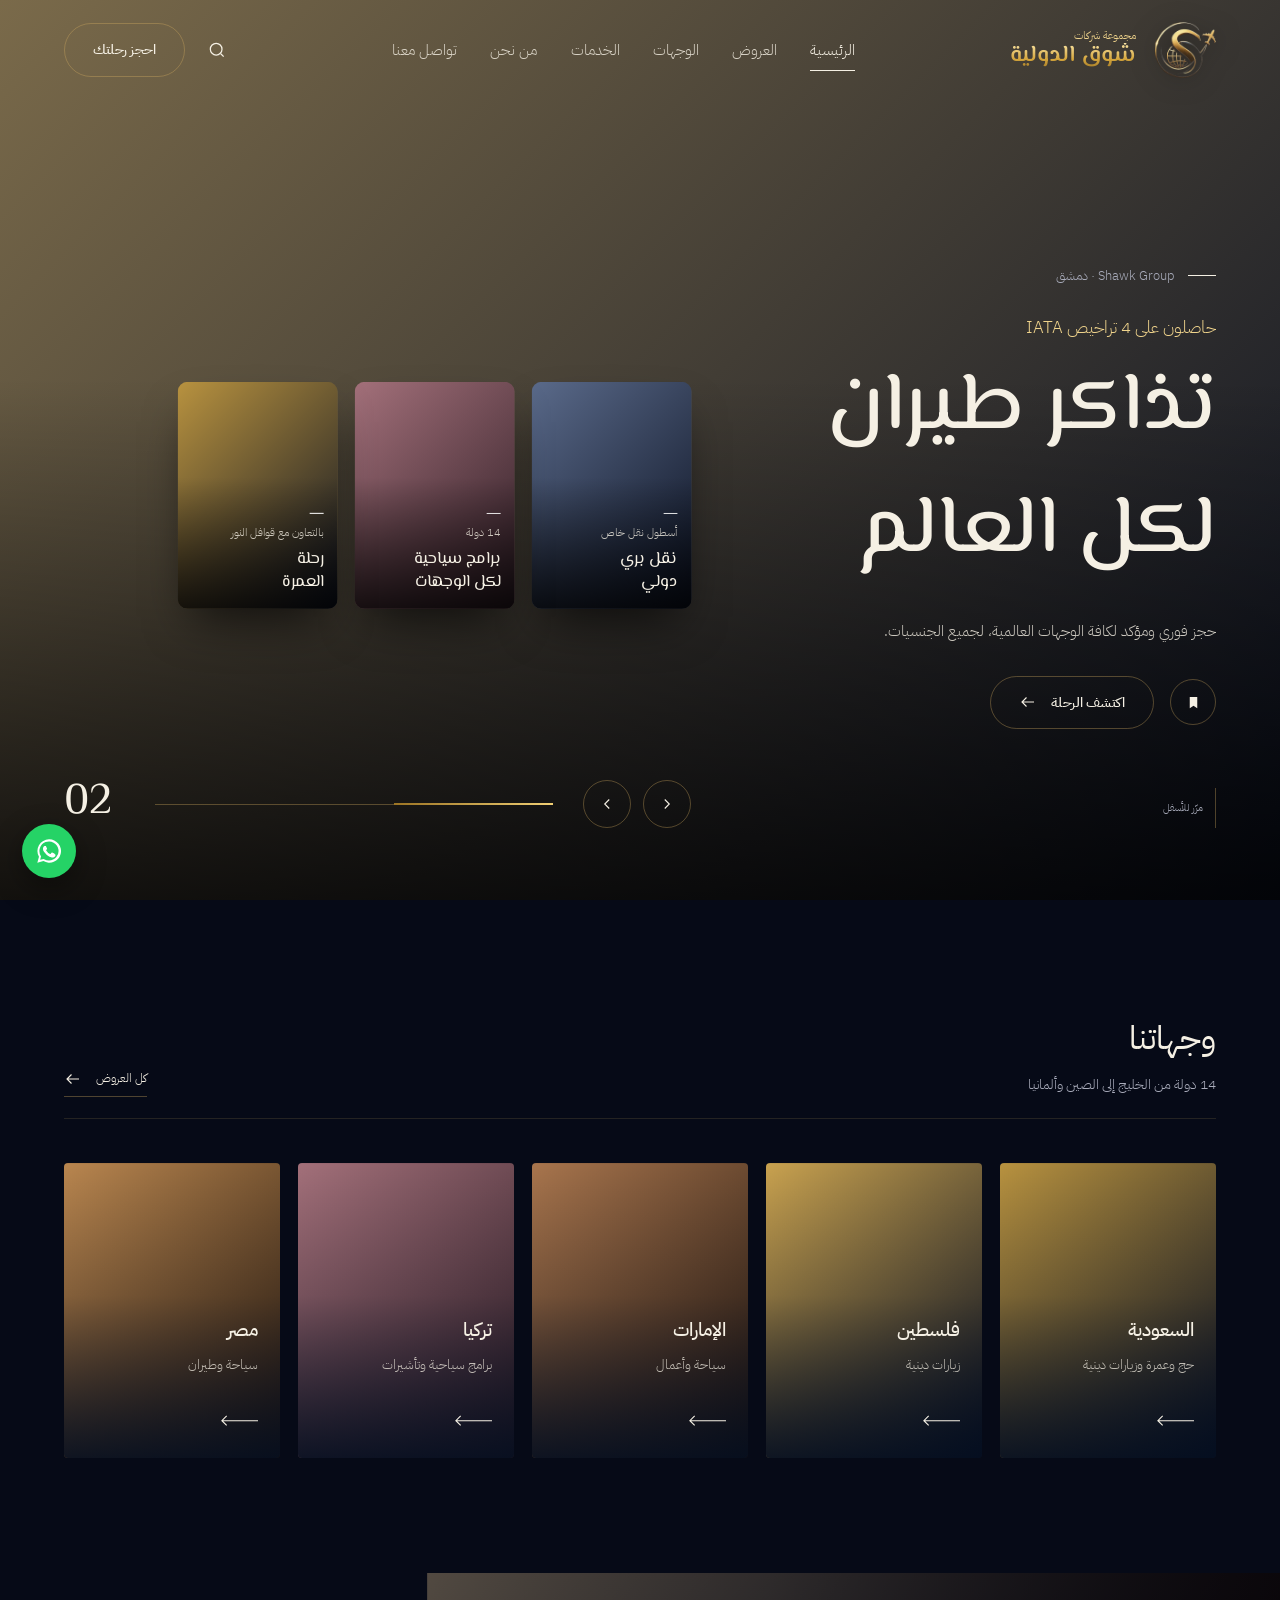
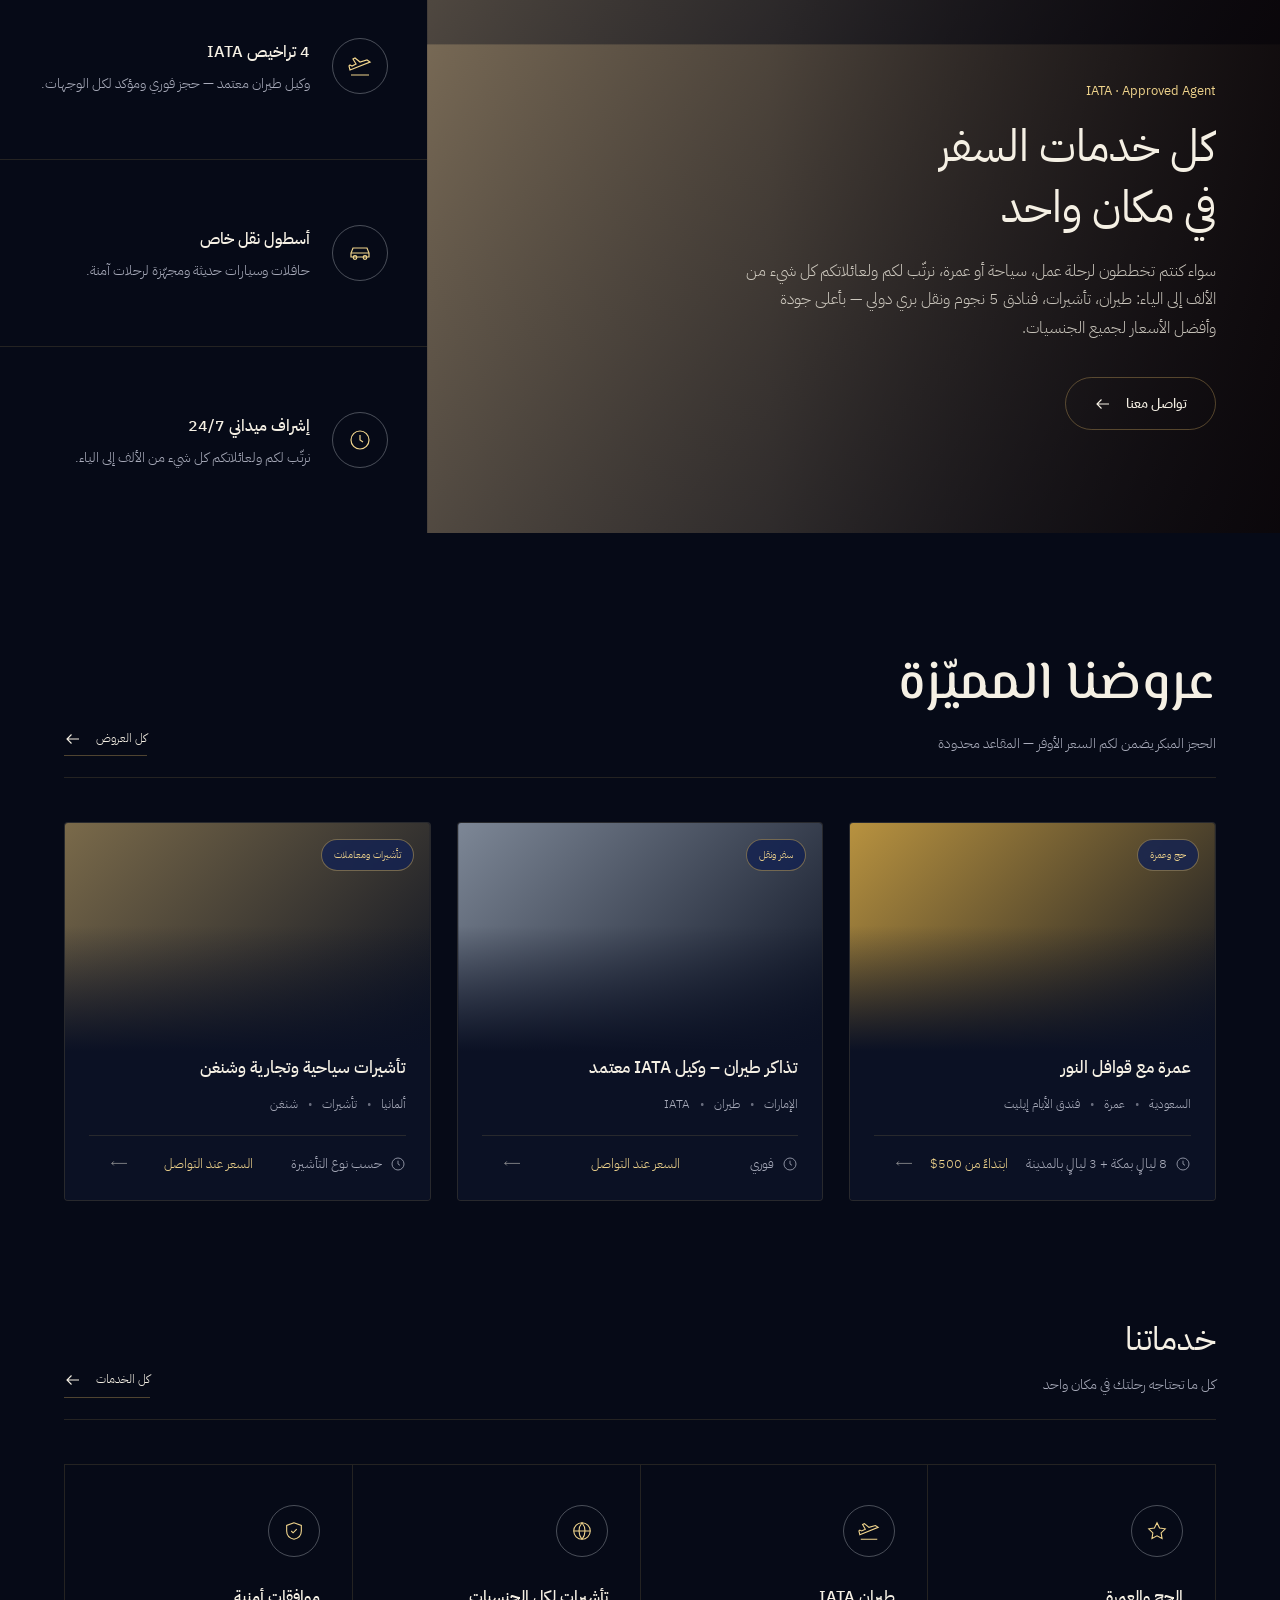
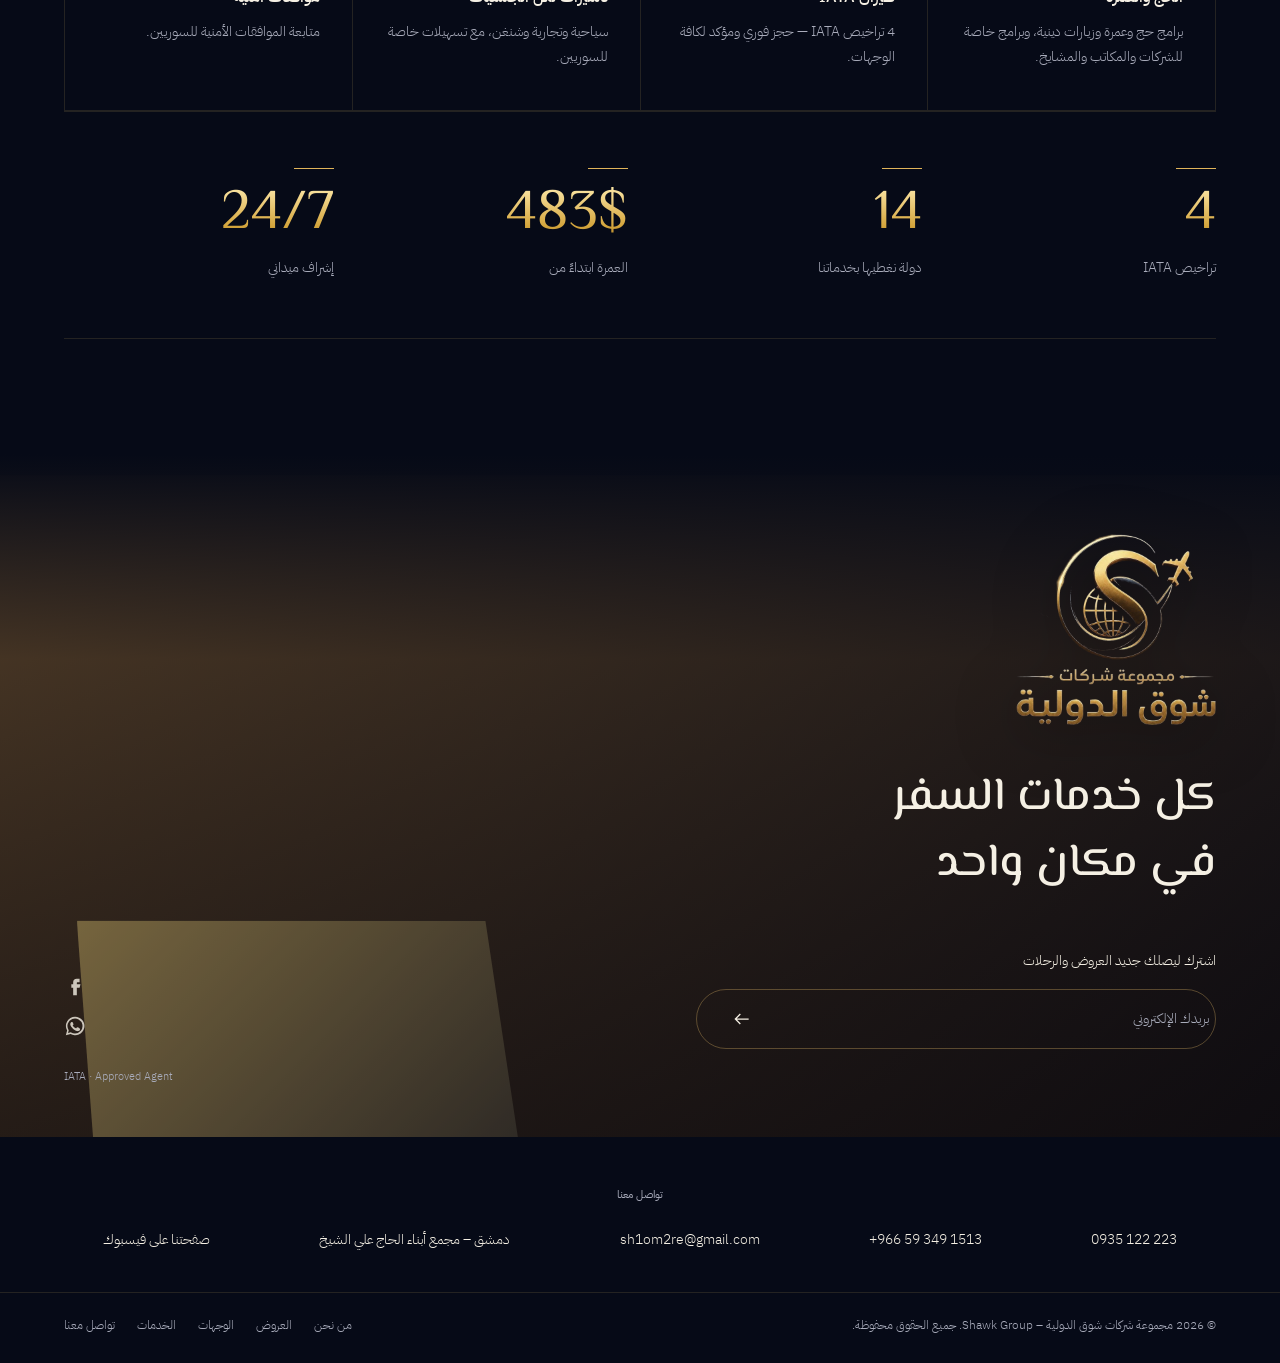
<file: index.html>
<!DOCTYPE html>
<html lang="ar" dir="rtl">
<head>
  <meta charset="UTF-8" />
  <meta name="viewport" content="width=device-width, initial-scale=1.0" />
  <link rel="preconnect" href="https://fonts.googleapis.com" />
  <link rel="preconnect" href="https://fonts.gstatic.com" crossorigin />
  <link href="https://fonts.googleapis.com/css2?family=IBM+Plex+Sans+Arabic:wght@300;400;500&family=Readex+Pro:wght@200;300;400;500&family=El+Messiri:wght@400;500;600&display=swap" rel="stylesheet" />
  <link rel="icon" type="image/png" href="images/favicon.png" />
  <link rel="stylesheet" href="css/style.css" />
  <link rel="stylesheet" href="css/rtl.css" />
  <title>مجموعة شركات شوق الدولية – Shawk Group Travel &amp; Umrah</title>
  <meta name="description" content="مجموعة شركات شوق الدولية – دمشق: حج وعمرة، تذاكر طيران (4 تراخيص IATA)، تأشيرات لكل الجنسيات، فنادق 5 نجوم، نقل بري دولي وبرامج سياحية إلى 14 دولة." />
</head>
<body data-page="home">
  <div id="site-header"></div>

  <section class="hero" id="hero">
    <div class="hero__timer"><span></span></div>
    <div class="hero__bg" id="heroBg"></div>
    <div class="hero__shade"></div>

    <div class="hero__content">
      <p class="hero__eyebrow">Shawk Group · دمشق</p>
      <p class="hero__place mask"><span id="heroPlace"></span></p>
      <h1 class="hero__title" id="heroTitle"></h1>
      <p class="hero__desc mask"><span id="heroDesc"></span></p>
      <div class="mask">
        <span class="hero__actions-inner">
          <button class="btn-round" aria-label="حفظ">
            <svg viewBox="0 0 24 24" fill="currentColor"><path d="M6 3h12v18l-6-4-6 4z"/></svg>
          </button>
          <a href="#" class="btn" id="heroLink">اكتشف الرحلة
            <svg viewBox="0 0 24 24" fill="none" stroke="currentColor" stroke-width="1.5"><path d="M4 12h15M14 6l6 6-6 6"/></svg>
          </a>
        </span>
      </div>
    </div>

    <div class="hero__cards" id="heroCards"></div>

    <div class="hero__controls">
      <button class="arrow" id="prevBtn" aria-label="السابق"><svg viewBox="0 0 24 24" fill="none" stroke="currentColor" stroke-width="1.5"><path d="m15 18-6-6 6-6"/></svg></button>
      <button class="arrow" id="nextBtn" aria-label="التالي"><svg viewBox="0 0 24 24" fill="none" stroke="currentColor" stroke-width="1.5"><path d="m9 18 6-6-6-6"/></svg></button>
      <div class="hero__progress"><span id="progressFill"></span></div>
      <div class="hero__num mask"><span id="heroNum">01</span></div>
    </div>

    <div class="hero__scroll"><i></i>مرّر للأسفل</div>
  </section>

  <section class="section">
    <div class="container">
      <div class="section-head reveal">
        <div>
          <h2 class="h-md">وجهاتنا</h2>
          <p>14 دولة من الخليج إلى الصين وألمانيا</p>
        </div>
        <a href="tours.html" class="link-all">كل العروض
          <svg viewBox="0 0 24 24" fill="none" stroke="currentColor" stroke-width="1.5"><path d="M4 12h15M14 6l6 6-6 6"/></svg></a>
      </div>
      <div class="dest-grid" id="popularDest"></div>
    </div>
  </section>

  <section class="split">
    <div class="split__media" data-bg="hotel">
      <div class="split__content reveal">
        <span class="eyebrow">IATA · Approved Agent</span>
        <h2 class="h-md">كل خدمات السفر<br/>في مكان واحد</h2>
        <p>سواء كنتم تخططون لرحلة عمل، سياحة أو عمرة، نرتّب لكم ولعائلاتكم كل شيء من الألف إلى الياء: طيران، تأشيرات، فنادق 5 نجوم ونقل بري دولي — بأعلى جودة وأفضل الأسعار لجميع الجنسيات.</p>
        <a href="contact.html" class="btn">تواصل معنا
          <svg viewBox="0 0 24 24" fill="none" stroke="currentColor" stroke-width="1.5"><path d="M4 12h15M14 6l6 6-6 6"/></svg></a>
      </div>
    </div>
    <div class="split__features" id="homeFeatures"></div>
  </section>

  <section class="section">
    <div class="container">
      <div class="section-head reveal">
        <div>
          <h2 class="h-lg">عروضنا المميّزة</h2>
          <p>الحجز المبكر يضمن لكم السعر الأوفر — المقاعد محدودة</p>
        </div>
        <a href="tours.html" class="link-all">كل العروض
          <svg viewBox="0 0 24 24" fill="none" stroke="currentColor" stroke-width="1.5"><path d="M4 12h15M14 6l6 6-6 6"/></svg></a>
      </div>
      <div class="tours-grid" id="signatureTours"></div>
    </div>
  </section>

  <section class="section section--tight">
    <div class="container">
      <div class="section-head reveal">
        <div>
          <h2 class="h-md">خدماتنا</h2>
          <p>كل ما تحتاجه رحلتك في مكان واحد</p>
        </div>
        <a href="services.html" class="link-all">كل الخدمات
          <svg viewBox="0 0 24 24" fill="none" stroke="currentColor" stroke-width="1.5"><path d="M4 12h15M14 6l6 6-6 6"/></svg></a>
      </div>
      <div class="services" id="homeServices"></div>

      <div class="stats">
        <div class="stat reveal"><b>4</b><span>تراخيص IATA</span></div>
        <div class="stat reveal"><b>14</b><span>دولة نغطيها بخدماتنا</span></div>
        <div class="stat reveal"><b>500$</b><span>العمرة ابتداءً من</span></div>
        <div class="stat reveal"><b>24/7</b><span>إشراف ميداني</span></div>
      </div>
    </div>
  </section>


  <div id="site-footer"></div>
  <script src="js/data.js"></script>
  <script src="js/main.js"></script>
  <script src="js/animations.js"></script>
</body>
</html>
</file>
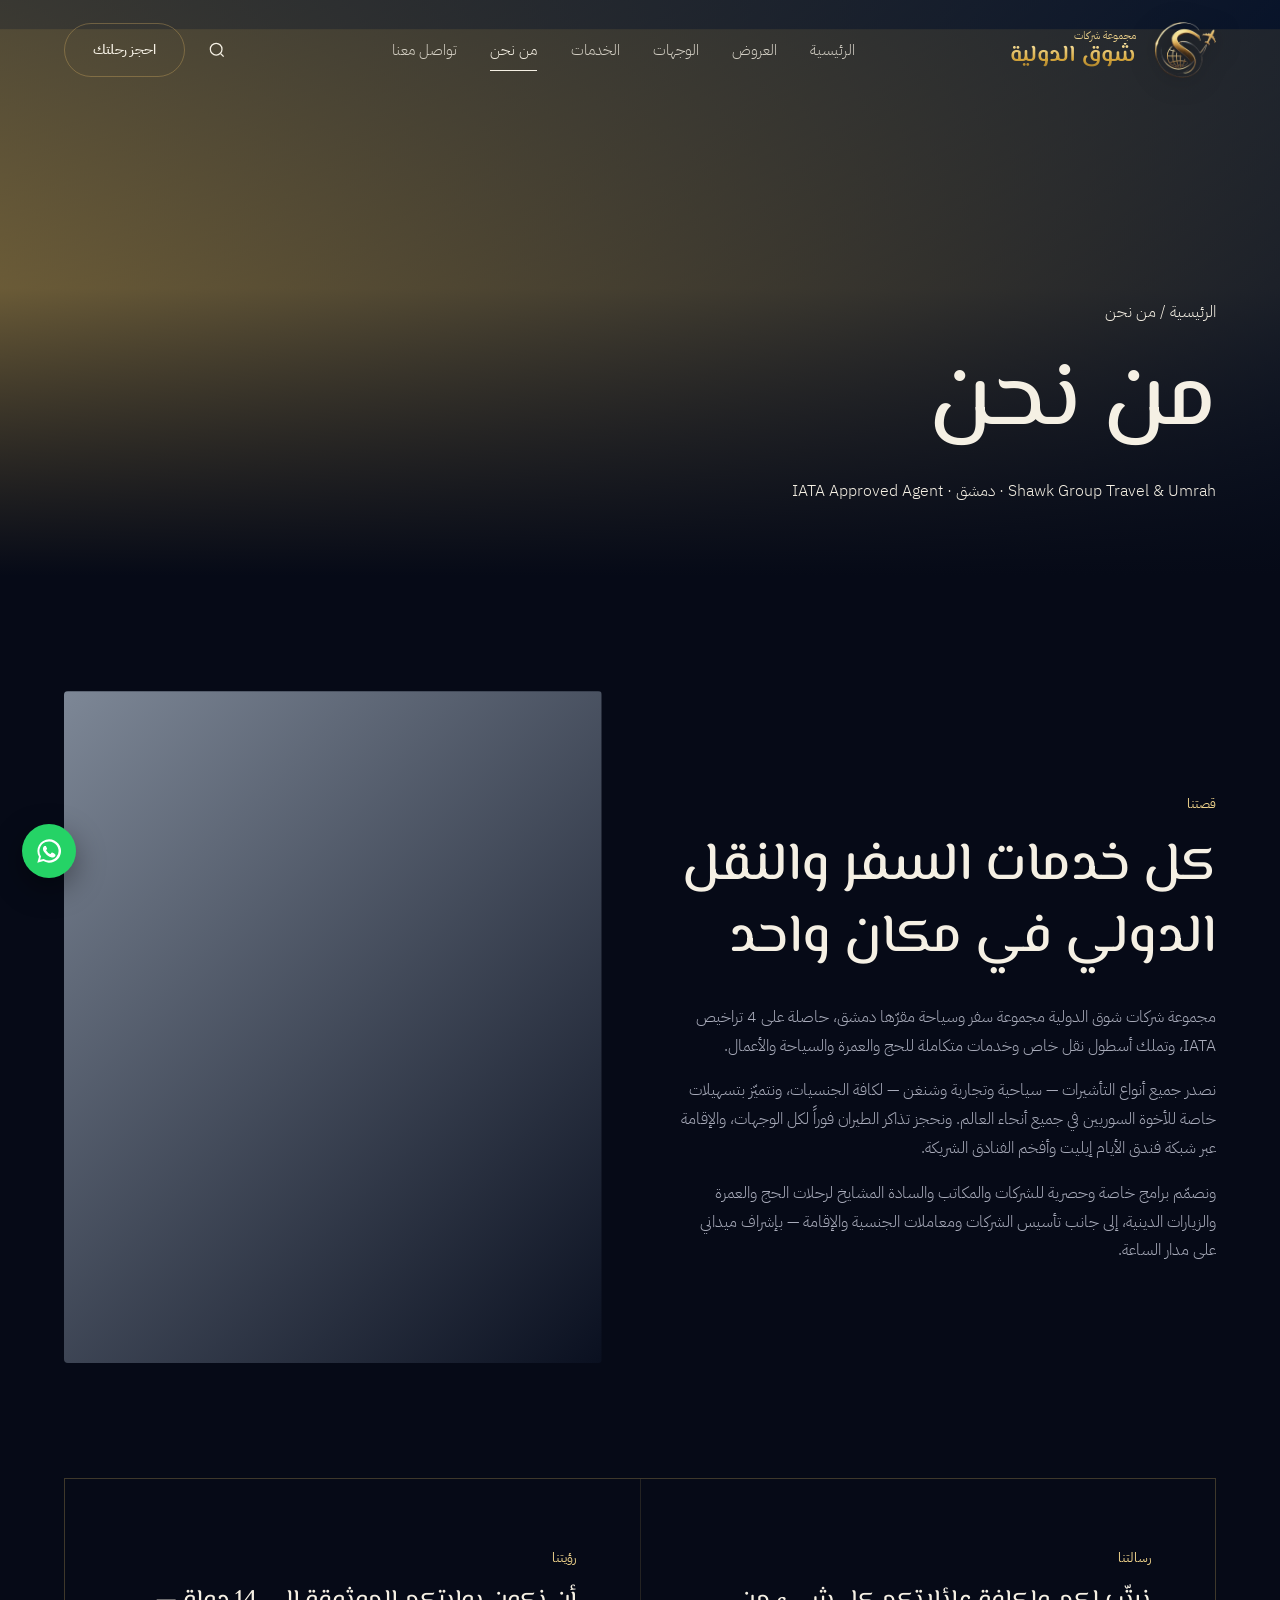
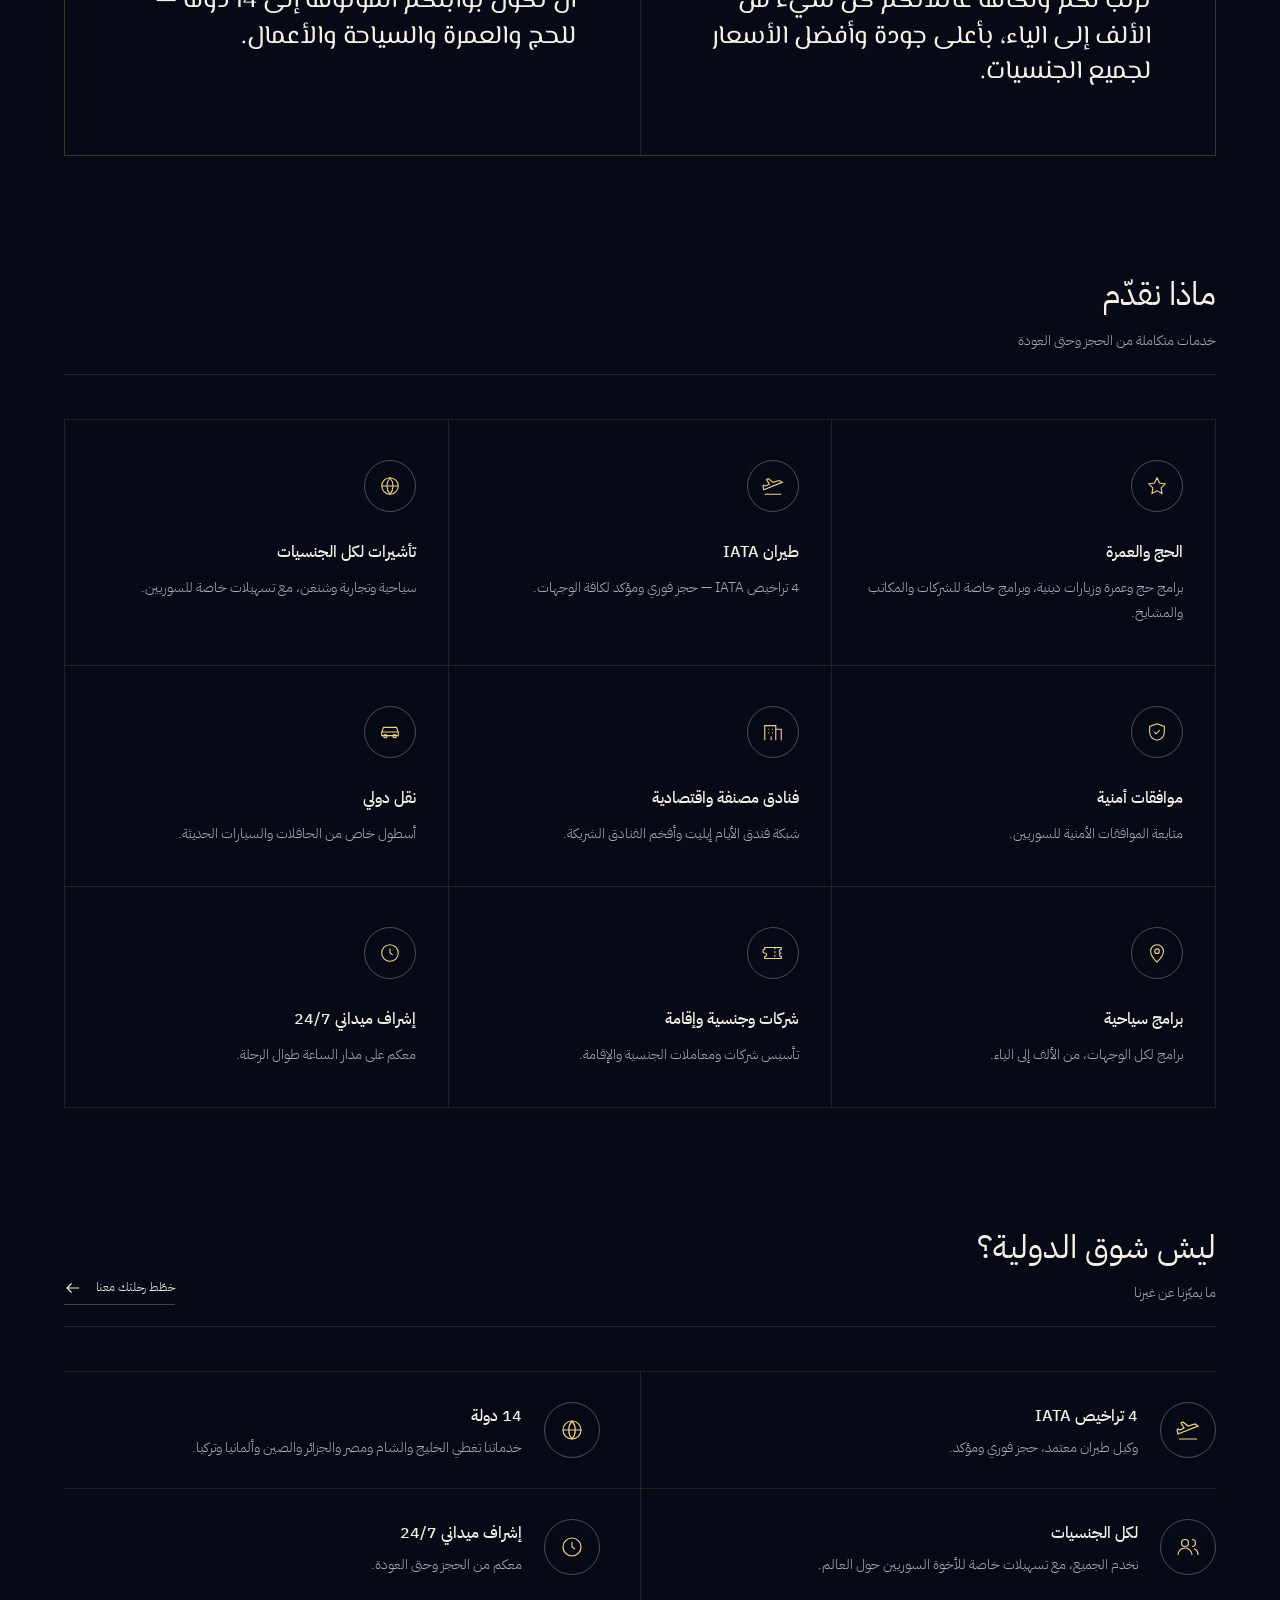
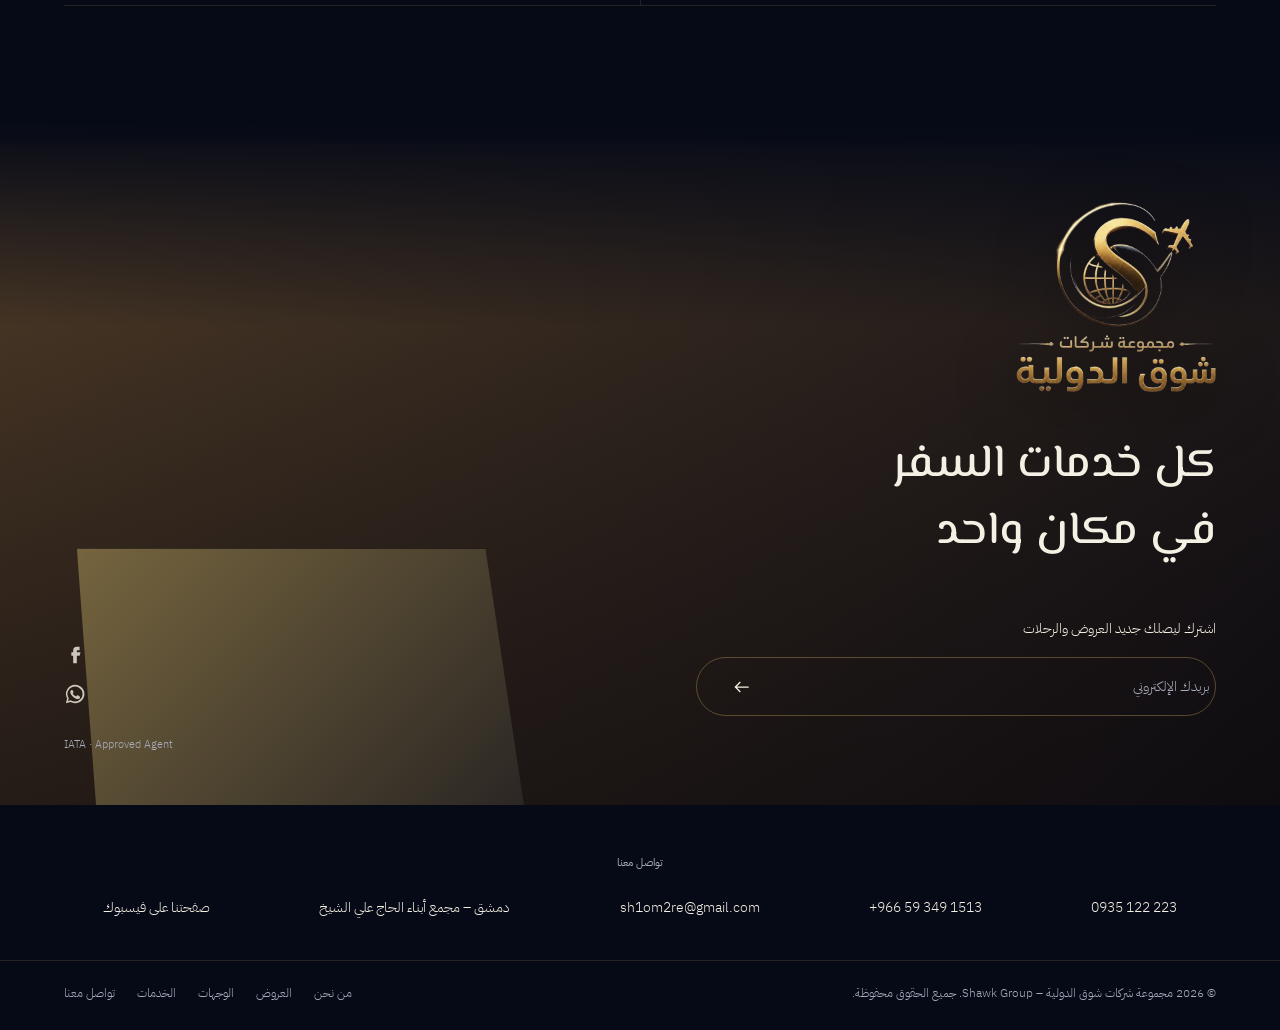
<file: about.html>
<!DOCTYPE html>
<html lang="ar" dir="rtl">
<head>
  <meta charset="UTF-8" />
  <meta name="viewport" content="width=device-width, initial-scale=1.0" />
  <link rel="preconnect" href="https://fonts.googleapis.com" />
  <link rel="preconnect" href="https://fonts.gstatic.com" crossorigin />
  <link href="https://fonts.googleapis.com/css2?family=IBM+Plex+Sans+Arabic:wght@300;400;500&family=Readex+Pro:wght@200;300;400;500&family=El+Messiri:wght@400;500;600&display=swap" rel="stylesheet" />
  <link rel="icon" type="image/png" href="images/favicon.png" />
  <link rel="stylesheet" href="css/style.css" />
  <link rel="stylesheet" href="css/rtl.css" />
  <title>من نحن – مجموعة شركات شوق الدولية</title>
  <meta name="description" content="تعرّف على مجموعة شركات شوق الدولية: وكيل IATA معتمد في دمشق، خدمات سفر ونقل دولي في 14 دولة." />
</head>
<body data-page="about">
  <div id="site-header"></div>

  <section class="page-hero" data-bg="towers">
    <div class="container">
      <p class="crumbs"><a href="index.html">الرئيسية</a> / من نحن</p>
      <h1 class="h-xl">من نحن</h1>
      <p>Shawk Group Travel &amp; Umrah · دمشق · IATA Approved Agent</p>
    </div>
  </section>

  <section class="section">
    <div class="container two-col">
      <div class="reveal">
        <span class="eyebrow">قصتنا</span>
        <h2 class="h-lg" style="margin-bottom:28px">كل خدمات السفر والنقل الدولي في مكان واحد</h2>
        <p>مجموعة شركات شوق الدولية مجموعة سفر وسياحة مقرّها دمشق، حاصلة على 4 تراخيص IATA، وتملك أسطول نقل خاص وخدمات متكاملة للحج والعمرة والسياحة والأعمال.</p>
        <p>نصدر جميع أنواع التأشيرات — سياحية وتجارية وشنغن — لكافة الجنسيات، ونتميّز بتسهيلات خاصة للأخوة السوريين في جميع أنحاء العالم. ونحجز تذاكر الطيران فوراً لكل الوجهات، والإقامة عبر شبكة فندق الأيام إيليت وأفخم الفنادق الشريكة.</p>
        <p>ونصمّم برامج خاصة وحصرية للشركات والمكاتب والسادة المشايخ لرحلات الحج والعمرة والزيارات الدينية، إلى جانب تأسيس الشركات ومعاملات الجنسية والإقامة — بإشراف ميداني على مدار الساعة.</p>
      </div>
      <div class="two-col__img reveal" data-bg="plane"></div>
    </div>
  </section>

  <section class="section section--tight">
    <div class="container">
      <div class="mv">
        <div class="reveal">
          <span class="eyebrow">رسالتنا</span>
          <blockquote>نرتّب لكم ولكافة عائلاتكم كل شيء من الألف إلى الياء، بأعلى جودة وأفضل الأسعار لجميع الجنسيات.</blockquote>
        </div>
        <div class="reveal">
          <span class="eyebrow">رؤيتنا</span>
          <blockquote>أن نكون بوابتكم الموثوقة إلى 14 دولة — للحج والعمرة والسياحة والأعمال.</blockquote>
        </div>
      </div>
    </div>
  </section>

  <section class="section section--tight">
    <div class="container">
      <div class="section-head reveal">
        <div><h2 class="h-md">ماذا نقدّم</h2><p>خدمات متكاملة من الحجز وحتى العودة</p></div>
      </div>
      <div class="services services--3" id="aboutServices"></div>
    </div>
  </section>

  <section class="section section--tight">
    <div class="container">
      <div class="section-head reveal">
        <div><h2 class="h-md">ليش شوق الدولية؟</h2><p>ما يميّزنا عن غيرنا</p></div>
        <a href="contact.html" class="link-all">خطّط رحلتك معنا
          <svg viewBox="0 0 24 24" fill="none" stroke="currentColor" stroke-width="1.5"><path d="M4 12h15M14 6l6 6-6 6"/></svg></a>
      </div>
      <div class="why" id="aboutWhy"></div>
    </div>
  </section>

  <div id="site-footer"></div>
  <script src="js/data.js"></script>
  <script src="js/main.js"></script>
  <script src="js/animations.js"></script>
</body>
</html>
</file>
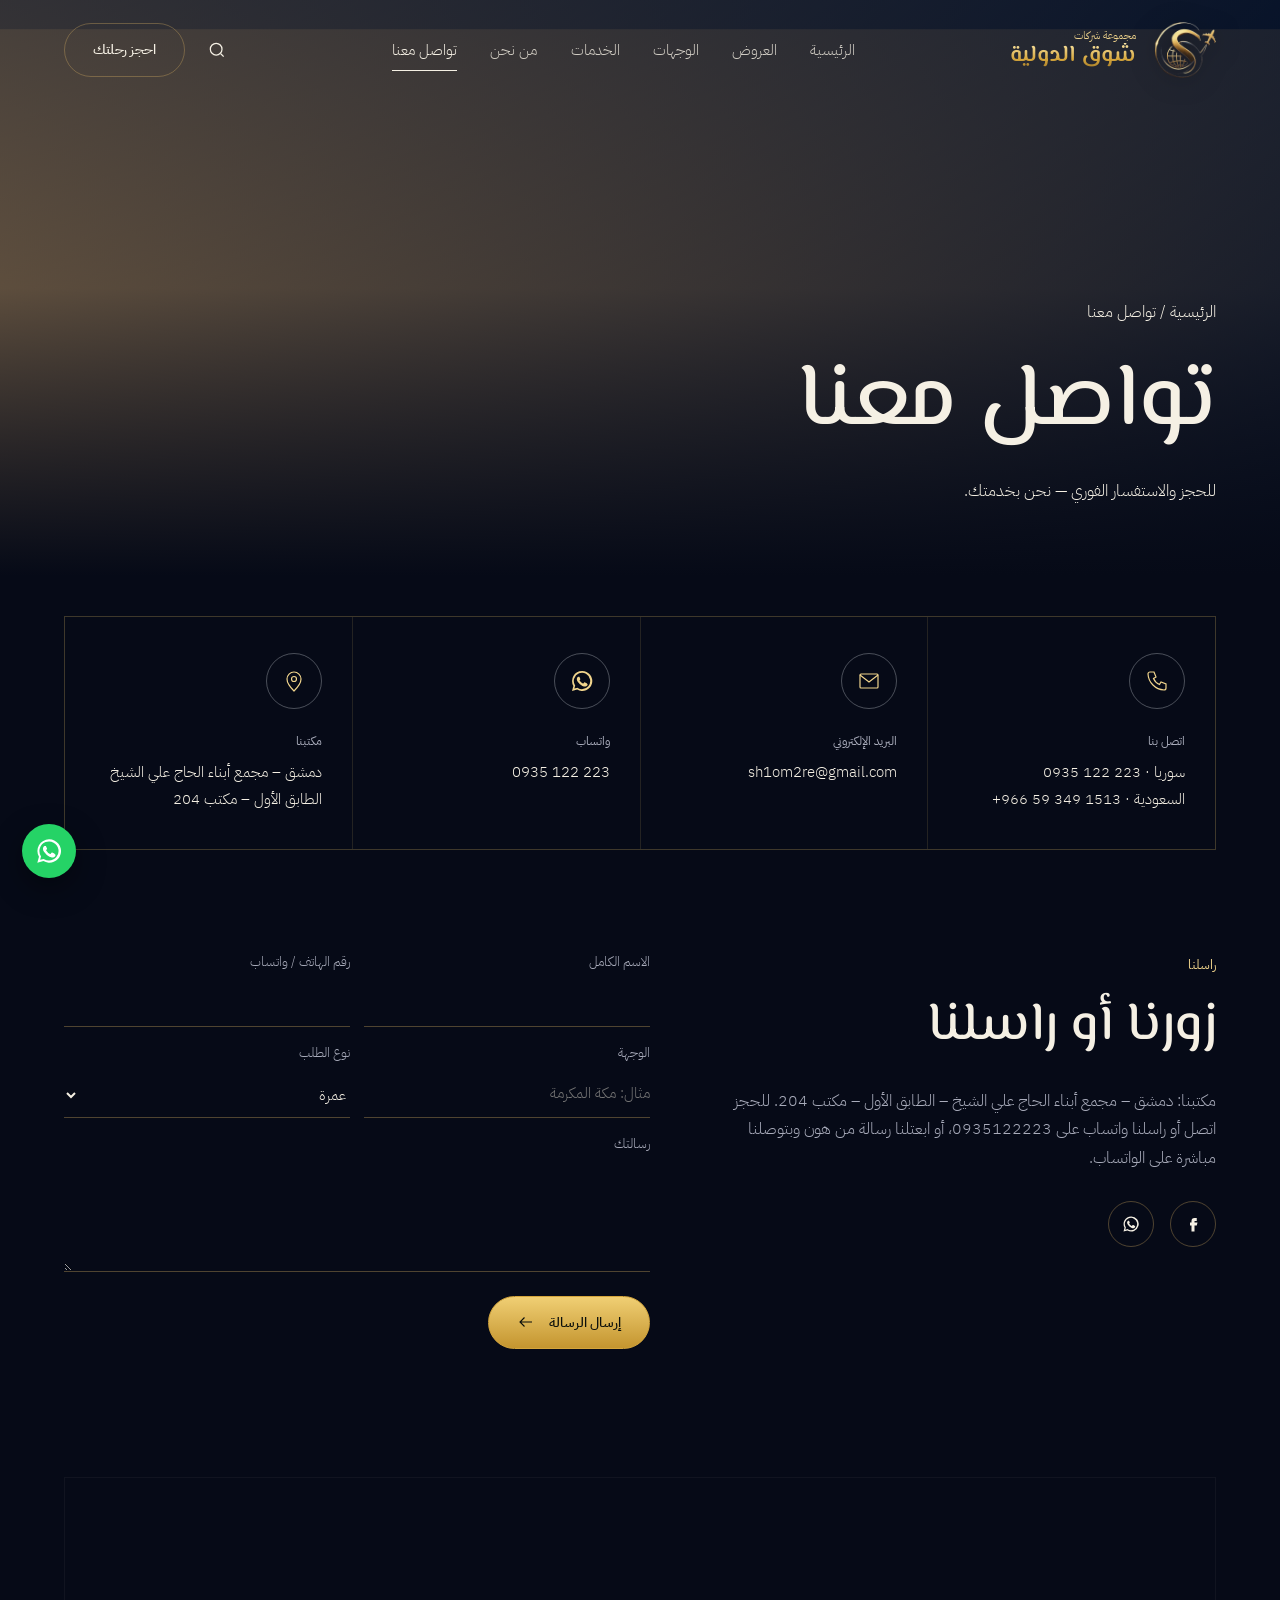
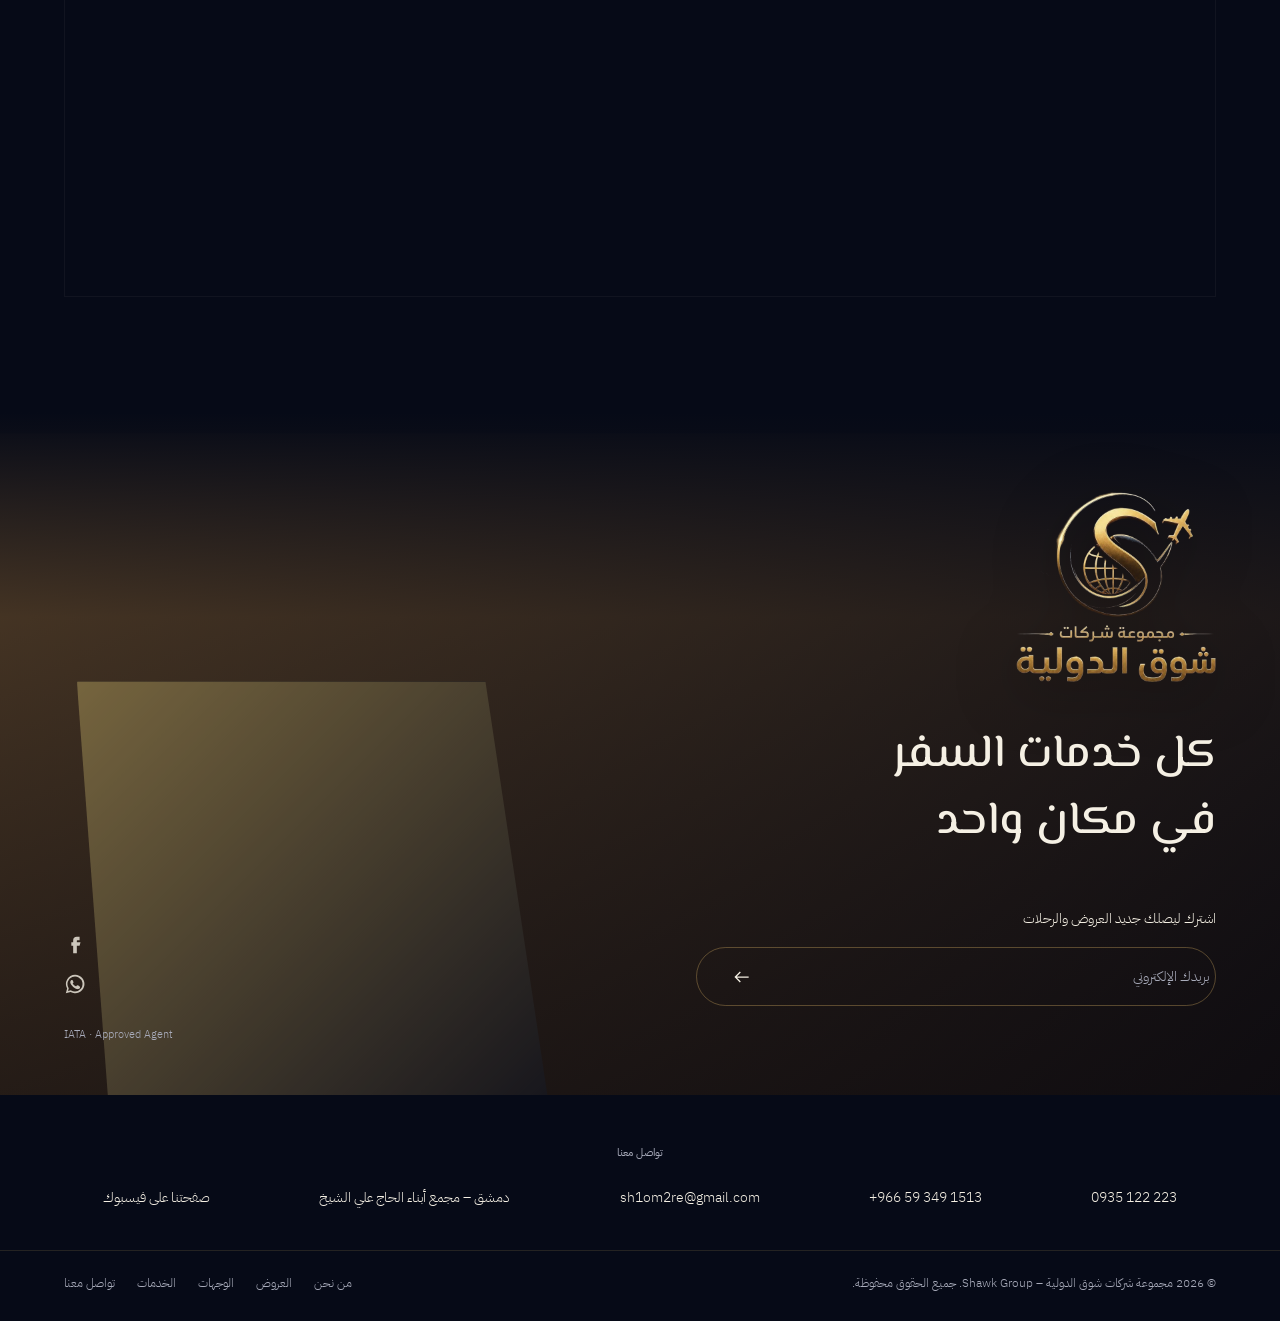
<file: contact.html>
<!DOCTYPE html>
<html lang="ar" dir="rtl">
<head>
  <meta charset="UTF-8" />
  <meta name="viewport" content="width=device-width, initial-scale=1.0" />
  <link rel="preconnect" href="https://fonts.googleapis.com" />
  <link rel="preconnect" href="https://fonts.gstatic.com" crossorigin />
  <link href="https://fonts.googleapis.com/css2?family=IBM+Plex+Sans+Arabic:wght@300;400;500&family=Readex+Pro:wght@200;300;400;500&family=El+Messiri:wght@400;500;600&display=swap" rel="stylesheet" />
  <link rel="icon" type="image/png" href="images/favicon.png" />
  <link rel="stylesheet" href="css/style.css" />
  <link rel="stylesheet" href="css/rtl.css" />
  <title>تواصل معنا – مجموعة شركات شوق الدولية</title>
  <meta name="description" content="تواصل مع شوق الدولية: 0935122223 – ‎+966593491513 – دمشق، مجمع أبناء الحاج علي الشيخ، الطابق الأول، مكتب 204." />
</head>
<body data-page="contact">
  <div id="site-header"></div>

  <section class="page-hero" data-bg="sky">
    <div class="container">
      <p class="crumbs"><a href="index.html">الرئيسية</a> / تواصل معنا</p>
      <h1 class="h-xl">تواصل معنا</h1>
      <p>للحجز والاستفسار الفوري — نحن بخدمتك.</p>
    </div>
  </section>

  <section class="section" style="padding-top:40px">
    <div class="container">
      <div class="contact-cards" id="contactCards"></div>

      <div class="contact-layout">
        <div class="reveal">
          <span class="eyebrow">راسلنا</span>
          <h2 class="h-lg" style="margin-bottom:24px">زورنا أو راسلنا</h2>
          <p>مكتبنا: دمشق – مجمع أبناء الحاج علي الشيخ – الطابق الأول – مكتب 204. للحجز اتصل أو راسلنا واتساب على 0935122223، أو ابعتلنا رسالة من هون وبتوصلنا مباشرة على الواتساب.</p>
          <div class="contact-social" id="contactSocial"></div>
        </div>

        <form class="form form--2 reveal" data-mail="استفسار من الموقع">
          <div class="field"><label for="cName">الاسم الكامل</label><input id="cName" name="الاسم" required /></div>
          <div class="field"><label for="cPhone">رقم الهاتف / واتساب</label><input id="cPhone" name="الهاتف" type="tel" dir="ltr" required /></div>
          <div class="field"><label for="cDest">الوجهة</label><input id="cDest" name="الوجهة" placeholder="مثال: مكة المكرمة" /></div>
          <div class="field"><label for="cSubject">نوع الطلب</label>
            <select id="cSubject" name="نوع الطلب">
              <option>عمرة</option><option>حج</option><option>برنامج خاص لمجموعة</option><option>زيارات دينية</option>
              <option>تأشيرة سياحية / تجارية / شنغن</option><option>موافقة أمنية</option><option>تذكرة طيران</option><option>حجز فندق</option><option>نقل بري دولي</option><option>برنامج سياحي</option><option>تأسيس شركة / إقامة / جنسية</option><option>أخرى</option>
            </select></div>
          <div class="field full"><label for="cMessage">رسالتك</label><textarea id="cMessage" name="الرسالة" required></textarea></div>
          <div class="full">
            <button class="btn btn--solid">إرسال الرسالة
              <svg viewBox="0 0 24 24" fill="none" stroke="currentColor" stroke-width="1.5"><path d="M4 12h15M14 6l6 6-6 6"/></svg></button>
            <p class="form__msg" style="margin-top:12px"></p>
          </div>
        </form>
      </div>

      <div class="map reveal">
        <iframe title="موقع المكتب" loading="lazy" src="https://www.google.com/maps?q=%D8%AF%D9%85%D8%B4%D9%82+%D8%B3%D9%88%D8%B1%D9%8A%D8%A7&z=13&output=embed"></iframe>
      </div>
    </div>
  </section>

  <div id="site-footer"></div>
  <script src="js/data.js"></script>
  <script src="js/main.js"></script>
  <script src="js/animations.js"></script>
</body>
</html>
</file>
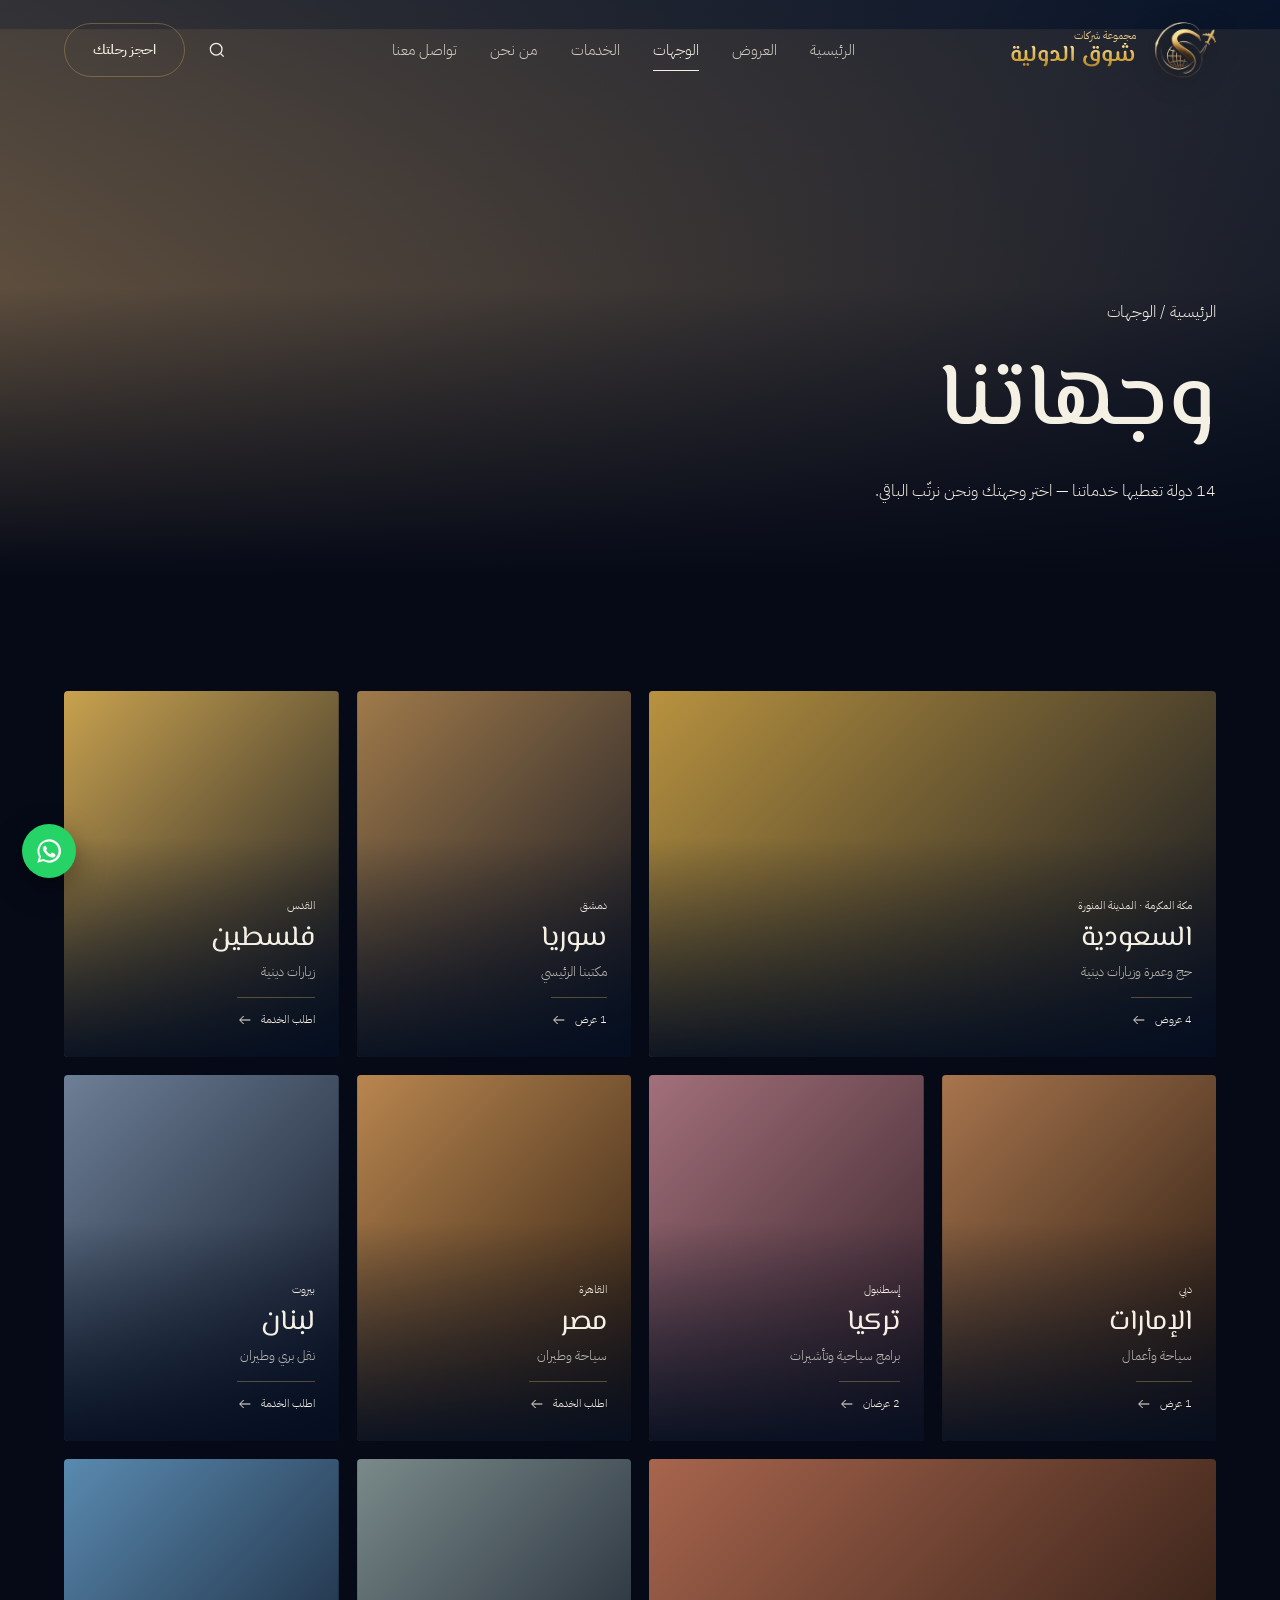
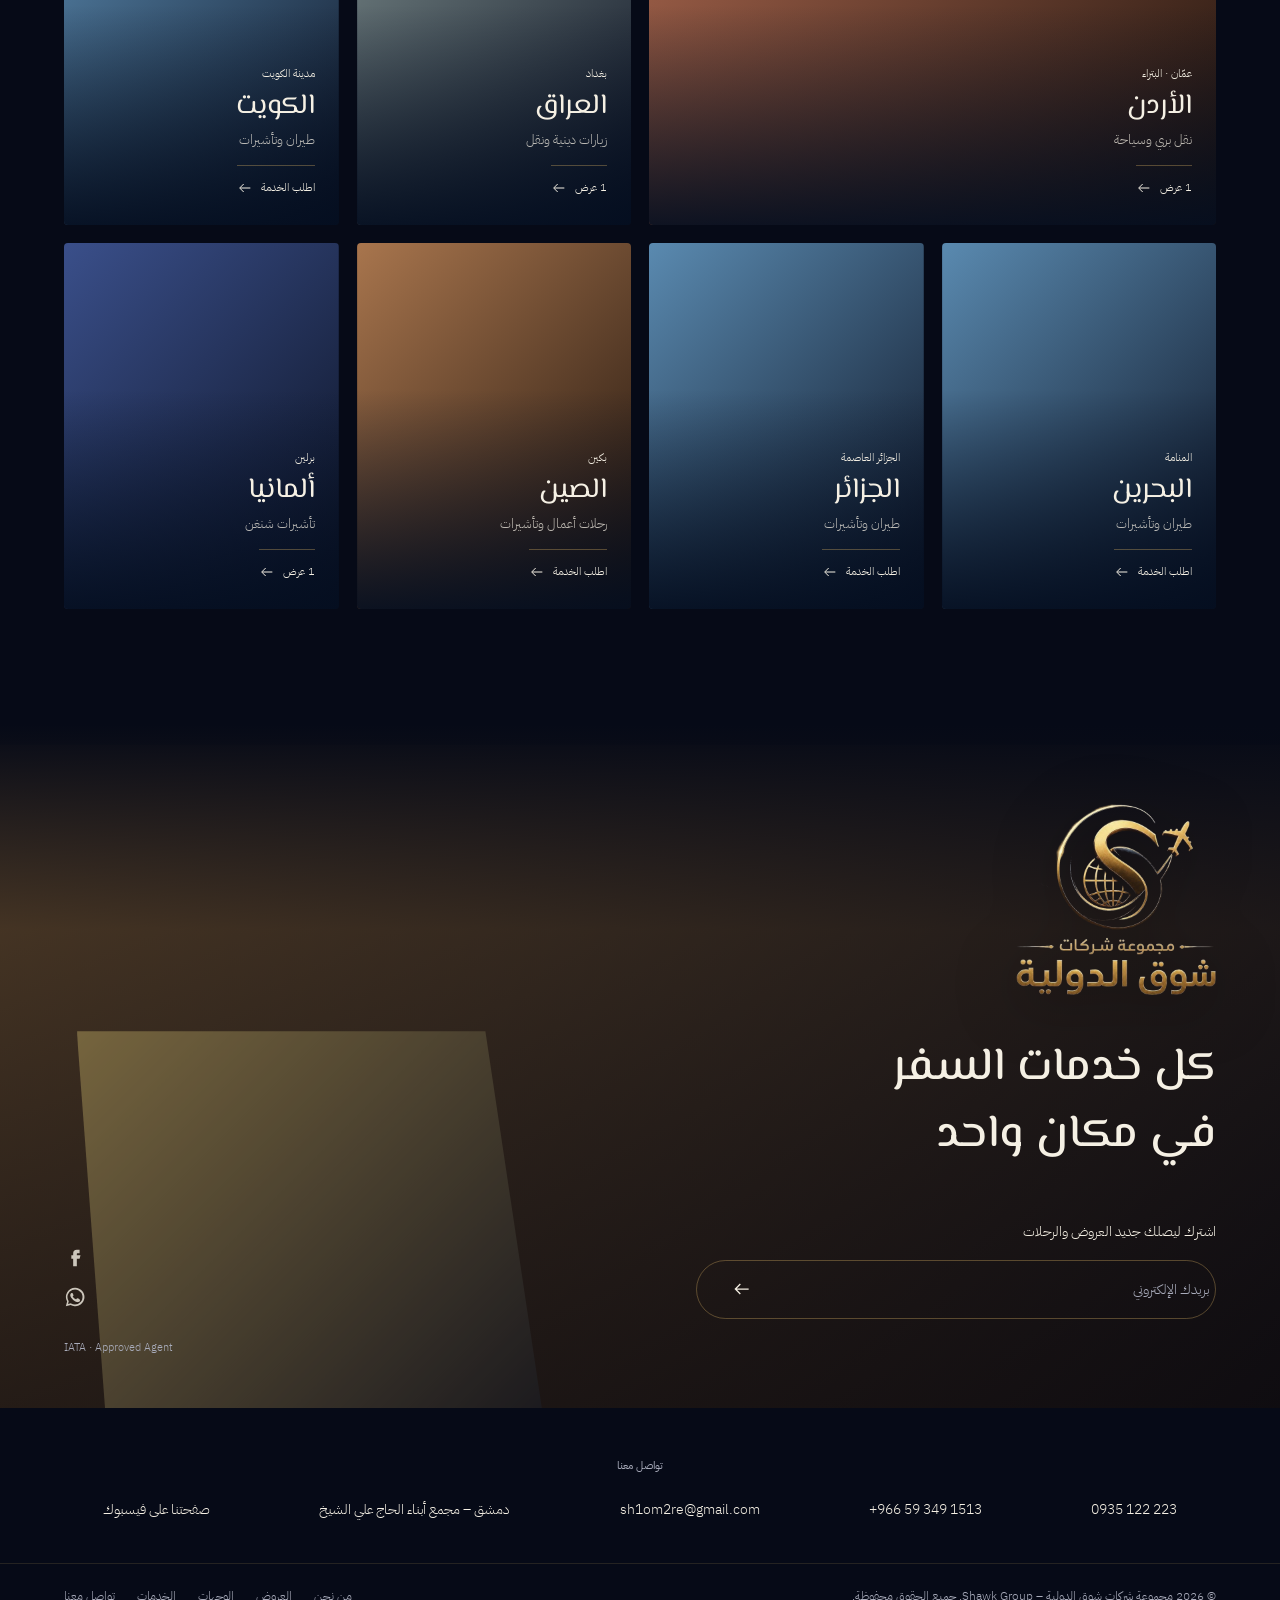
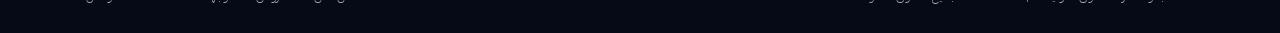
<file: destinations.html>
<!DOCTYPE html>
<html lang="ar" dir="rtl">
<head>
  <meta charset="UTF-8" />
  <meta name="viewport" content="width=device-width, initial-scale=1.0" />
  <link rel="preconnect" href="https://fonts.googleapis.com" />
  <link rel="preconnect" href="https://fonts.gstatic.com" crossorigin />
  <link href="https://fonts.googleapis.com/css2?family=IBM+Plex+Sans+Arabic:wght@300;400;500&family=Readex+Pro:wght@200;300;400;500&family=El+Messiri:wght@400;500;600&display=swap" rel="stylesheet" />
  <link rel="icon" type="image/png" href="images/favicon.png" />
  <link rel="stylesheet" href="css/style.css" />
  <link rel="stylesheet" href="css/rtl.css" />
  <title>الوجهات – مجموعة شركات شوق الدولية</title>
  <meta name="description" content="وجهات شوق الدولية: فلسطين، سوريا، مصر، لبنان، الأردن، الكويت، السعودية، الجزائر، الصين، ألمانيا، تركيا، العراق، البحرين، الإمارات." />
</head>
<body data-page="destinations">
  <div id="site-header"></div>

  <section class="page-hero" data-bg="sky">
    <div class="container">
      <p class="crumbs"><a href="index.html">الرئيسية</a> / الوجهات</p>
      <h1 class="h-xl">وجهاتنا</h1>
      <p>14 دولة تغطيها خدماتنا — اختر وجهتك ونحن نرتّب الباقي.</p>
    </div>
  </section>

  <section class="section">
    <div class="container">
      <div class="dest-tiles" id="destGrid"></div>
    </div>
  </section>

  <div id="site-footer"></div>
  <script src="js/data.js"></script>
  <script src="js/main.js"></script>
  <script src="js/animations.js"></script>
</body>
</html>
</file>
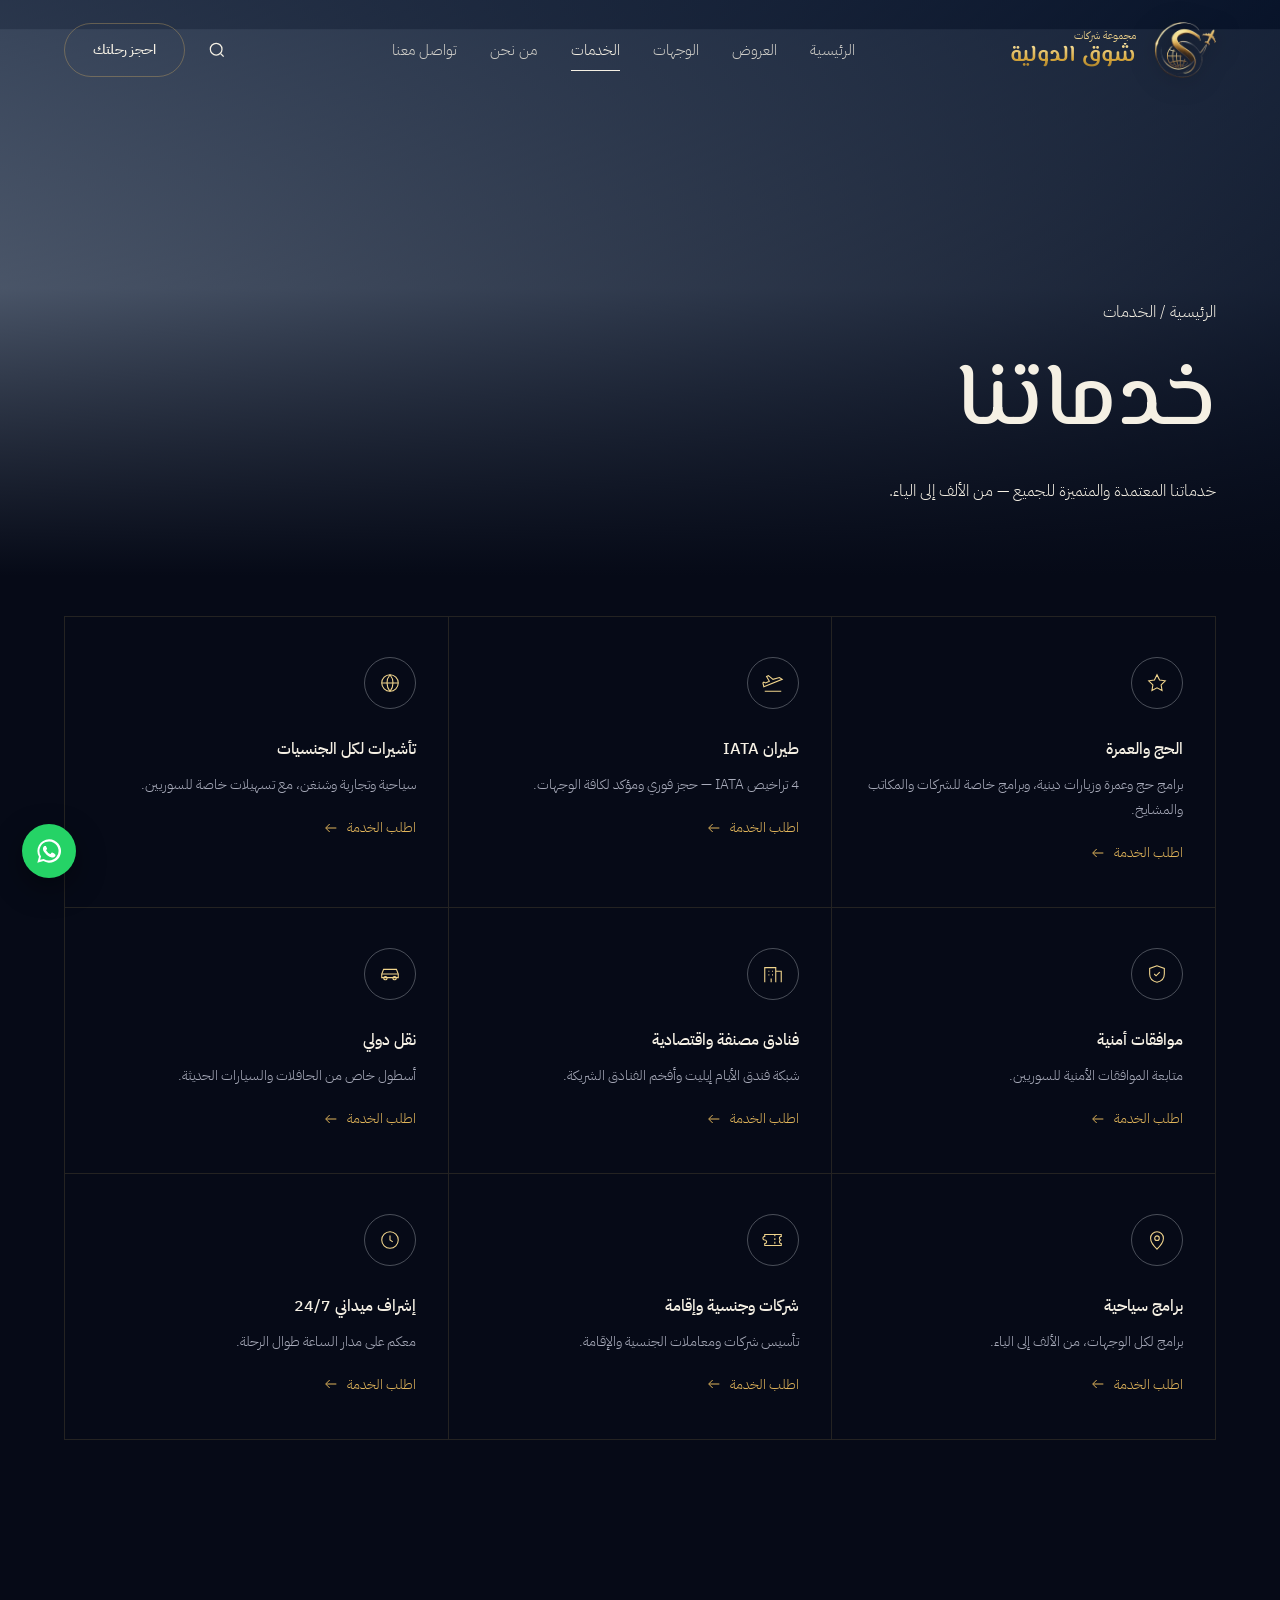
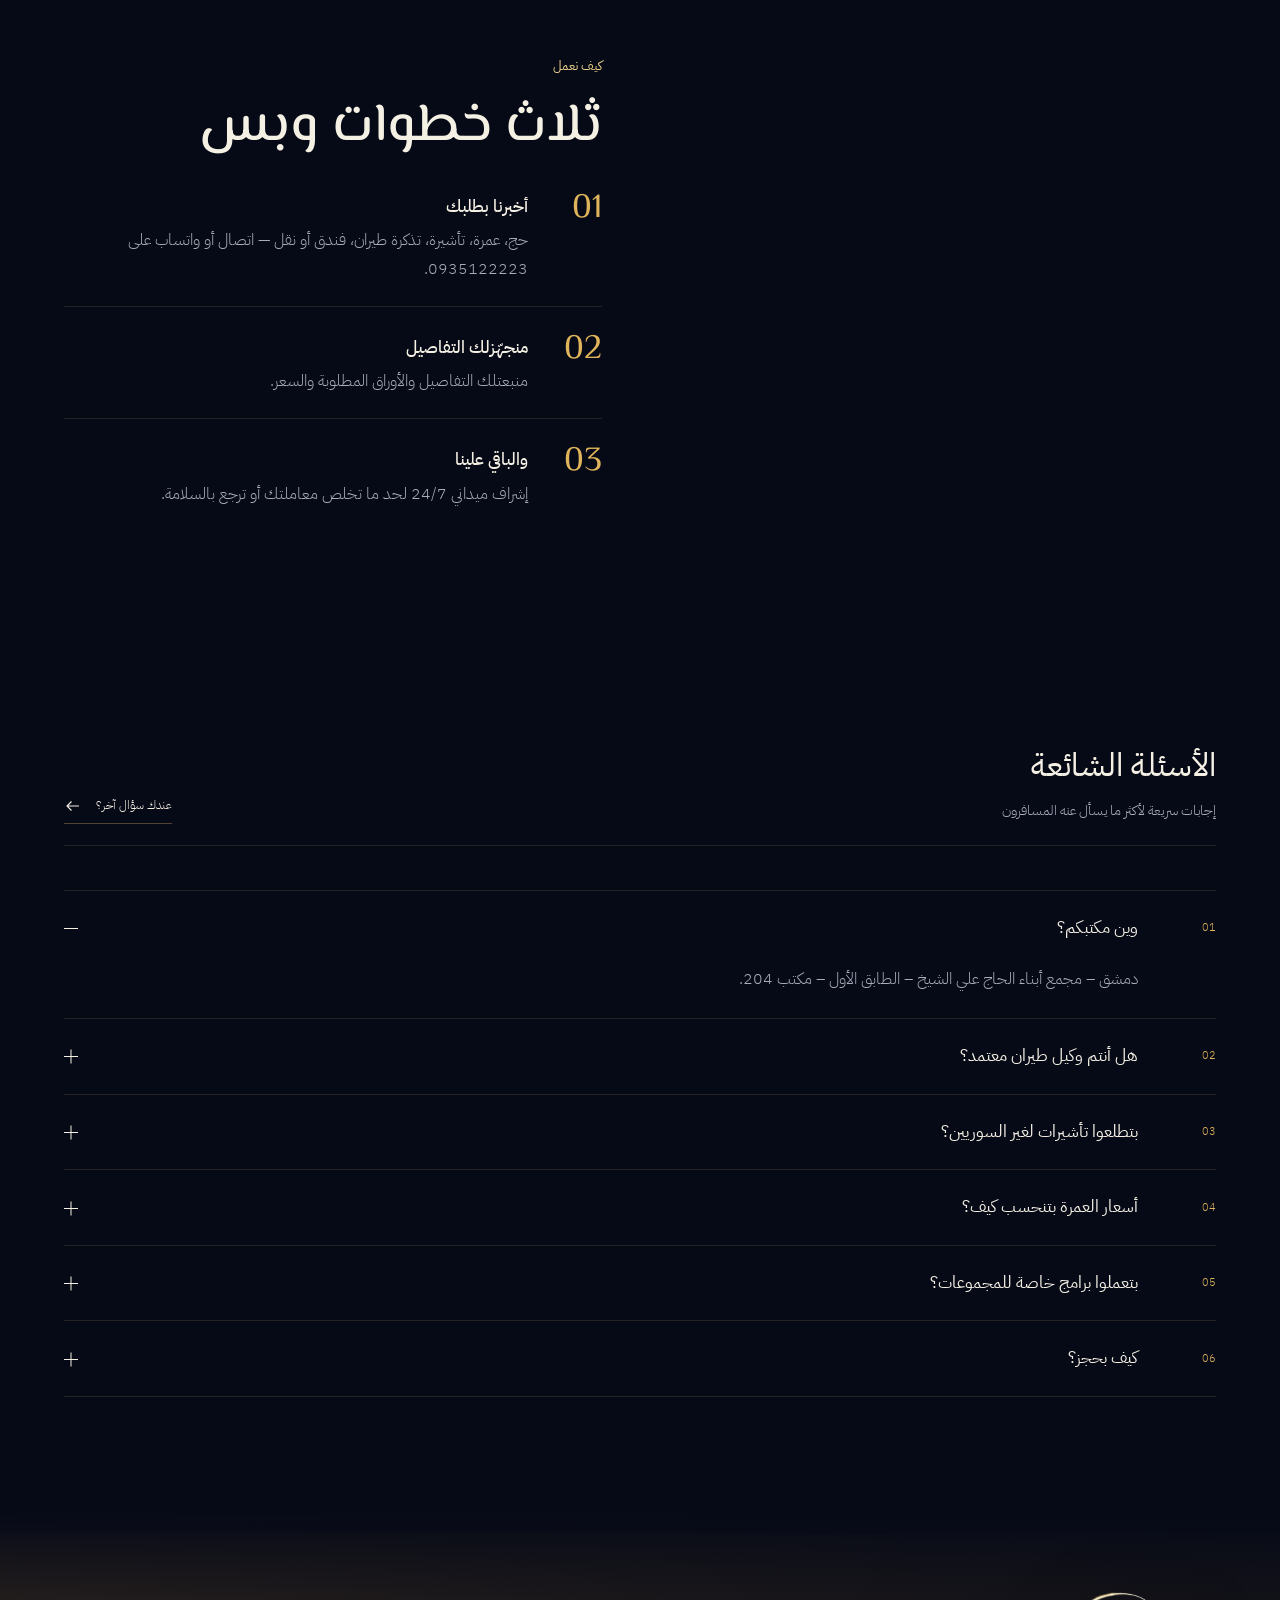
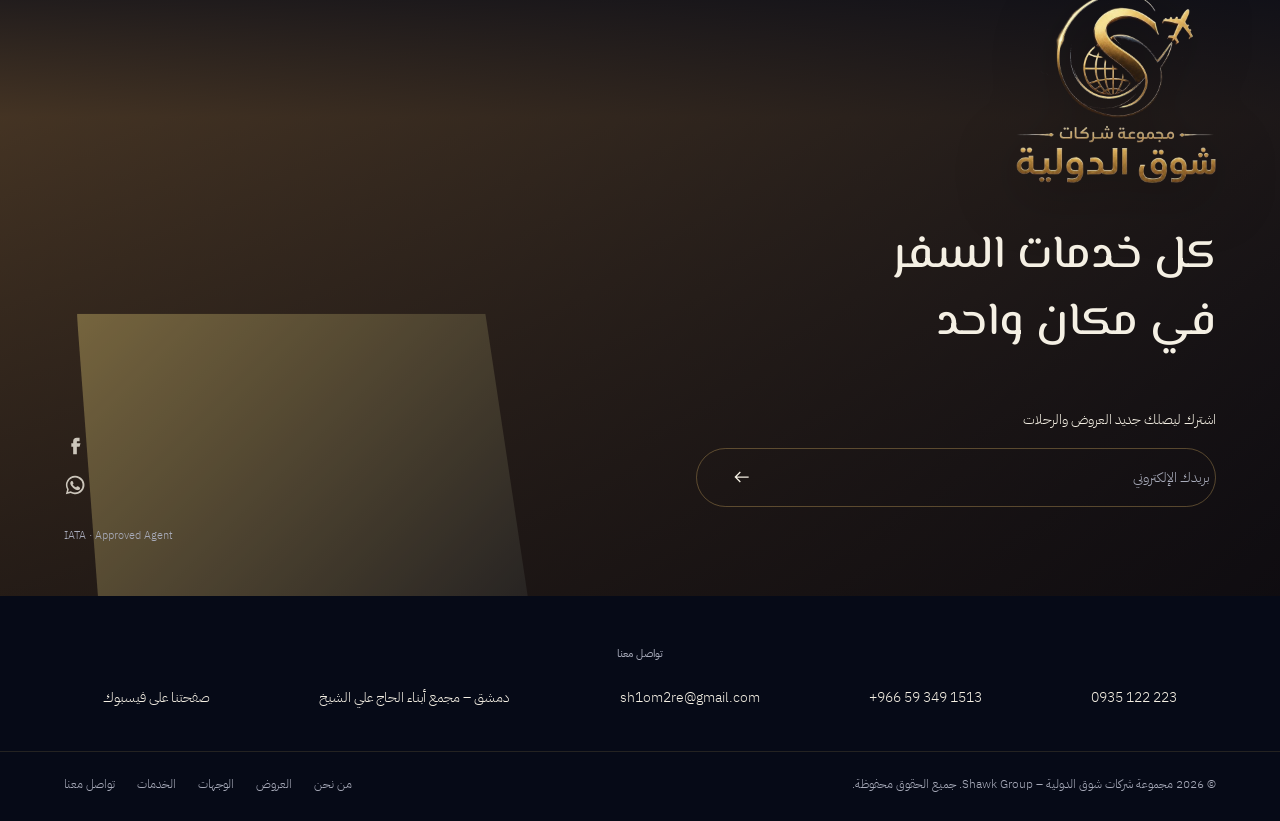
<file: services.html>
<!DOCTYPE html>
<html lang="ar" dir="rtl">
<head>
  <meta charset="UTF-8" />
  <meta name="viewport" content="width=device-width, initial-scale=1.0" />
  <link rel="preconnect" href="https://fonts.googleapis.com" />
  <link rel="preconnect" href="https://fonts.gstatic.com" crossorigin />
  <link href="https://fonts.googleapis.com/css2?family=IBM+Plex+Sans+Arabic:wght@300;400;500&family=Readex+Pro:wght@200;300;400;500&family=El+Messiri:wght@400;500;600&display=swap" rel="stylesheet" />
  <link rel="icon" type="image/png" href="images/favicon.png" />
  <link rel="stylesheet" href="css/style.css" />
  <link rel="stylesheet" href="css/rtl.css" />
  <title>خدماتنا – مجموعة شركات شوق الدولية</title>
  <meta name="description" content="خدمات شوق الدولية: حج وعمرة، طيران IATA، تأشيرات سياحية وتجارية وشنغن، موافقات أمنية، فنادق، نقل دولي، تأسيس شركات ومعاملات الإقامة." />
</head>
<body data-page="services">
  <div id="site-header"></div>

  <section class="page-hero" data-bg="plane">
    <div class="container">
      <p class="crumbs"><a href="index.html">الرئيسية</a> / الخدمات</p>
      <h1 class="h-xl">خدماتنا</h1>
      <p>خدماتنا المعتمدة والمتميزة للجميع — من الألف إلى الياء.</p>
    </div>
  </section>

  <section class="section" style="padding-top:40px">
    <div class="container">
      <div class="services services--3" id="servicesGrid"></div>
    </div>
  </section>

  <section class="section section--tight">
    <div class="container two-col">
      <div class="two-col__img" data-bg="hotel"></div>
      <div class="reveal">
        <span class="eyebrow">كيف نعمل</span>
        <h2 class="h-lg" style="margin-bottom:28px">ثلاث خطوات وبس</h2>
        <ul class="steps">
          <li><b>01</b><div><h4>أخبرنا بطلبك</h4><p>حج، عمرة، تأشيرة، تذكرة طيران، فندق أو نقل — اتصال أو واتساب على 0935122223.</p></div></li>
          <li><b>02</b><div><h4>منجهّزلك التفاصيل</h4><p>منبعتلك التفاصيل والأوراق المطلوبة والسعر.</p></div></li>
          <li><b>03</b><div><h4>والباقي علينا</h4><p>إشراف ميداني 24/7 لحد ما تخلص معاملتك أو ترجع بالسلامة.</p></div></li>
        </ul>
      </div>
    </div>
  </section>

  <section class="section section--tight">
    <div class="container">
      <div class="section-head reveal"><div><h2 class="h-md">الأسئلة الشائعة</h2><p>إجابات سريعة لأكثر ما يسأل عنه المسافرون</p></div>
        <a href="contact.html" class="link-all">عندك سؤال آخر؟
          <svg viewBox="0 0 24 24" fill="none" stroke="currentColor" stroke-width="1.5"><path d="M4 12h15M14 6l6 6-6 6"/></svg></a></div>
      <div class="itinerary faq" id="faqList"></div>
    </div>
  </section>

  <div id="site-footer"></div>
  <script src="js/data.js"></script>
  <script src="js/main.js"></script>
  <script src="js/animations.js"></script>
</body>
</html>
</file>
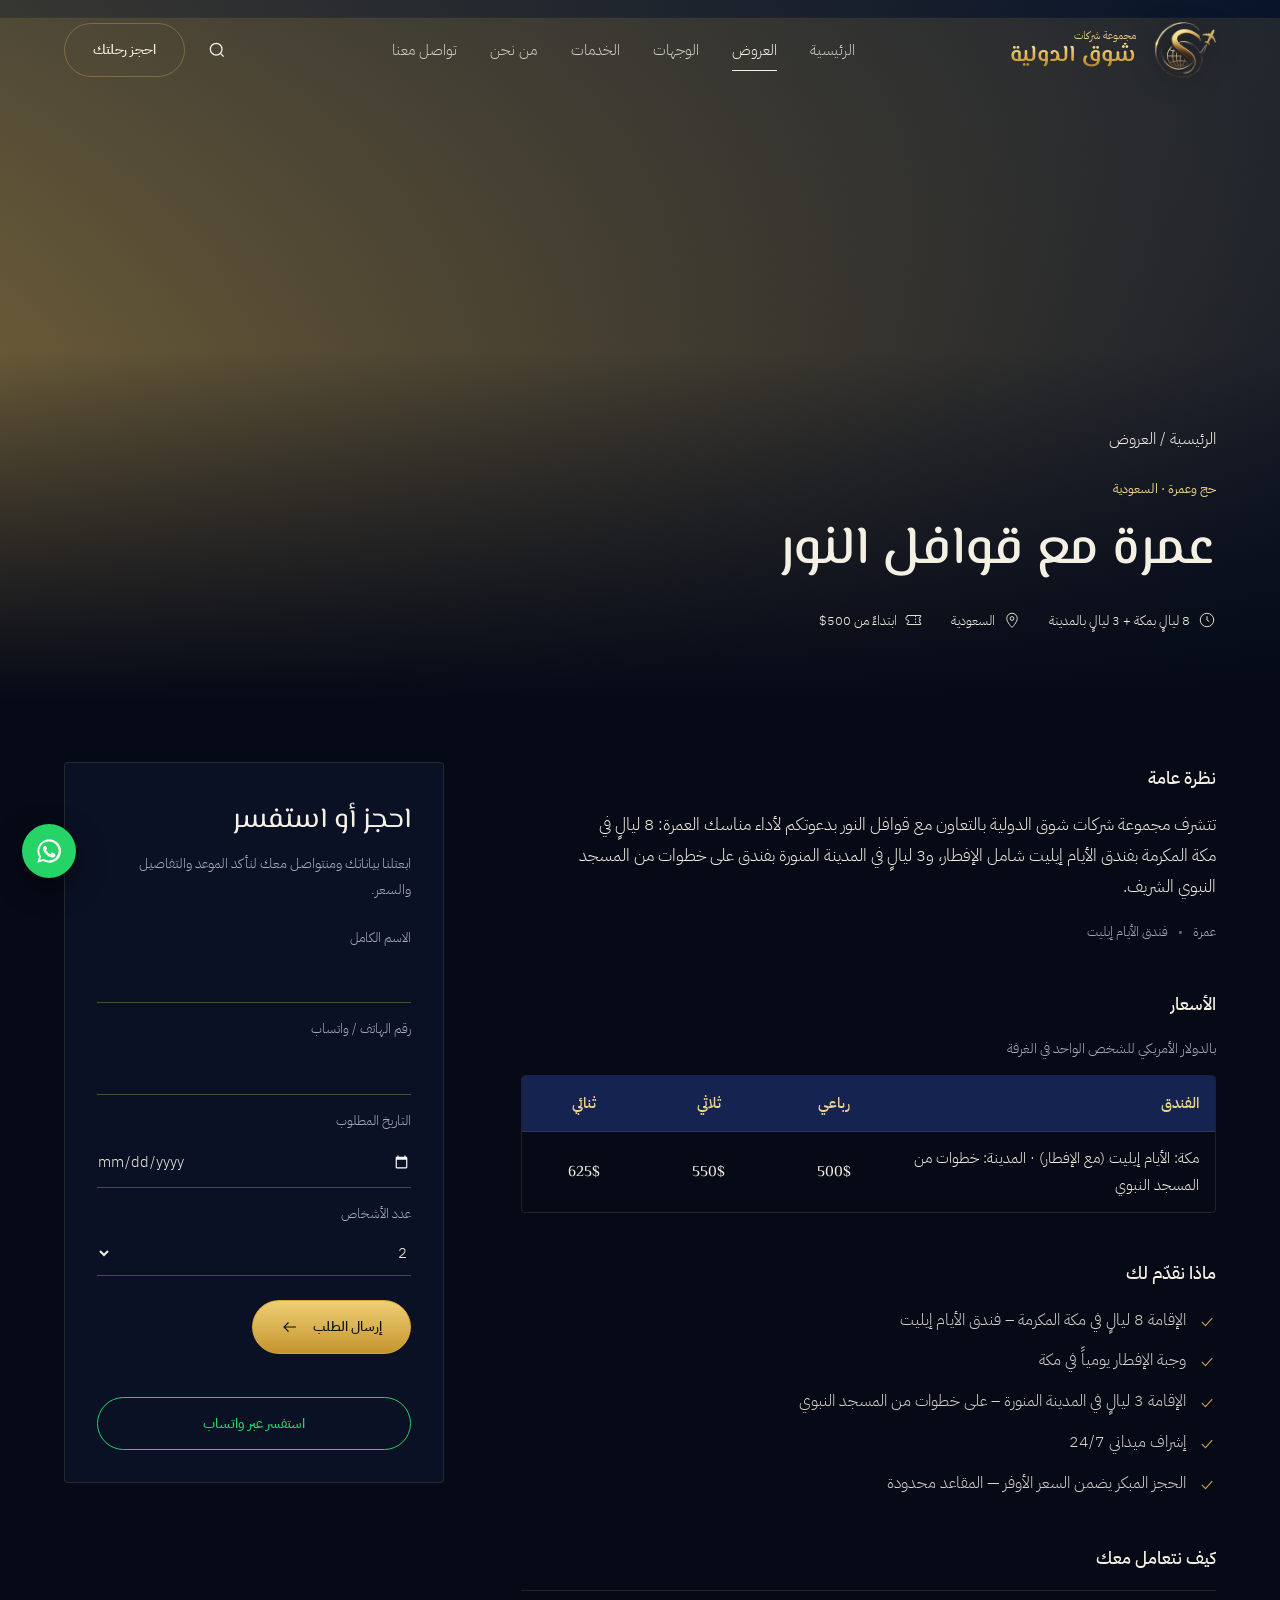
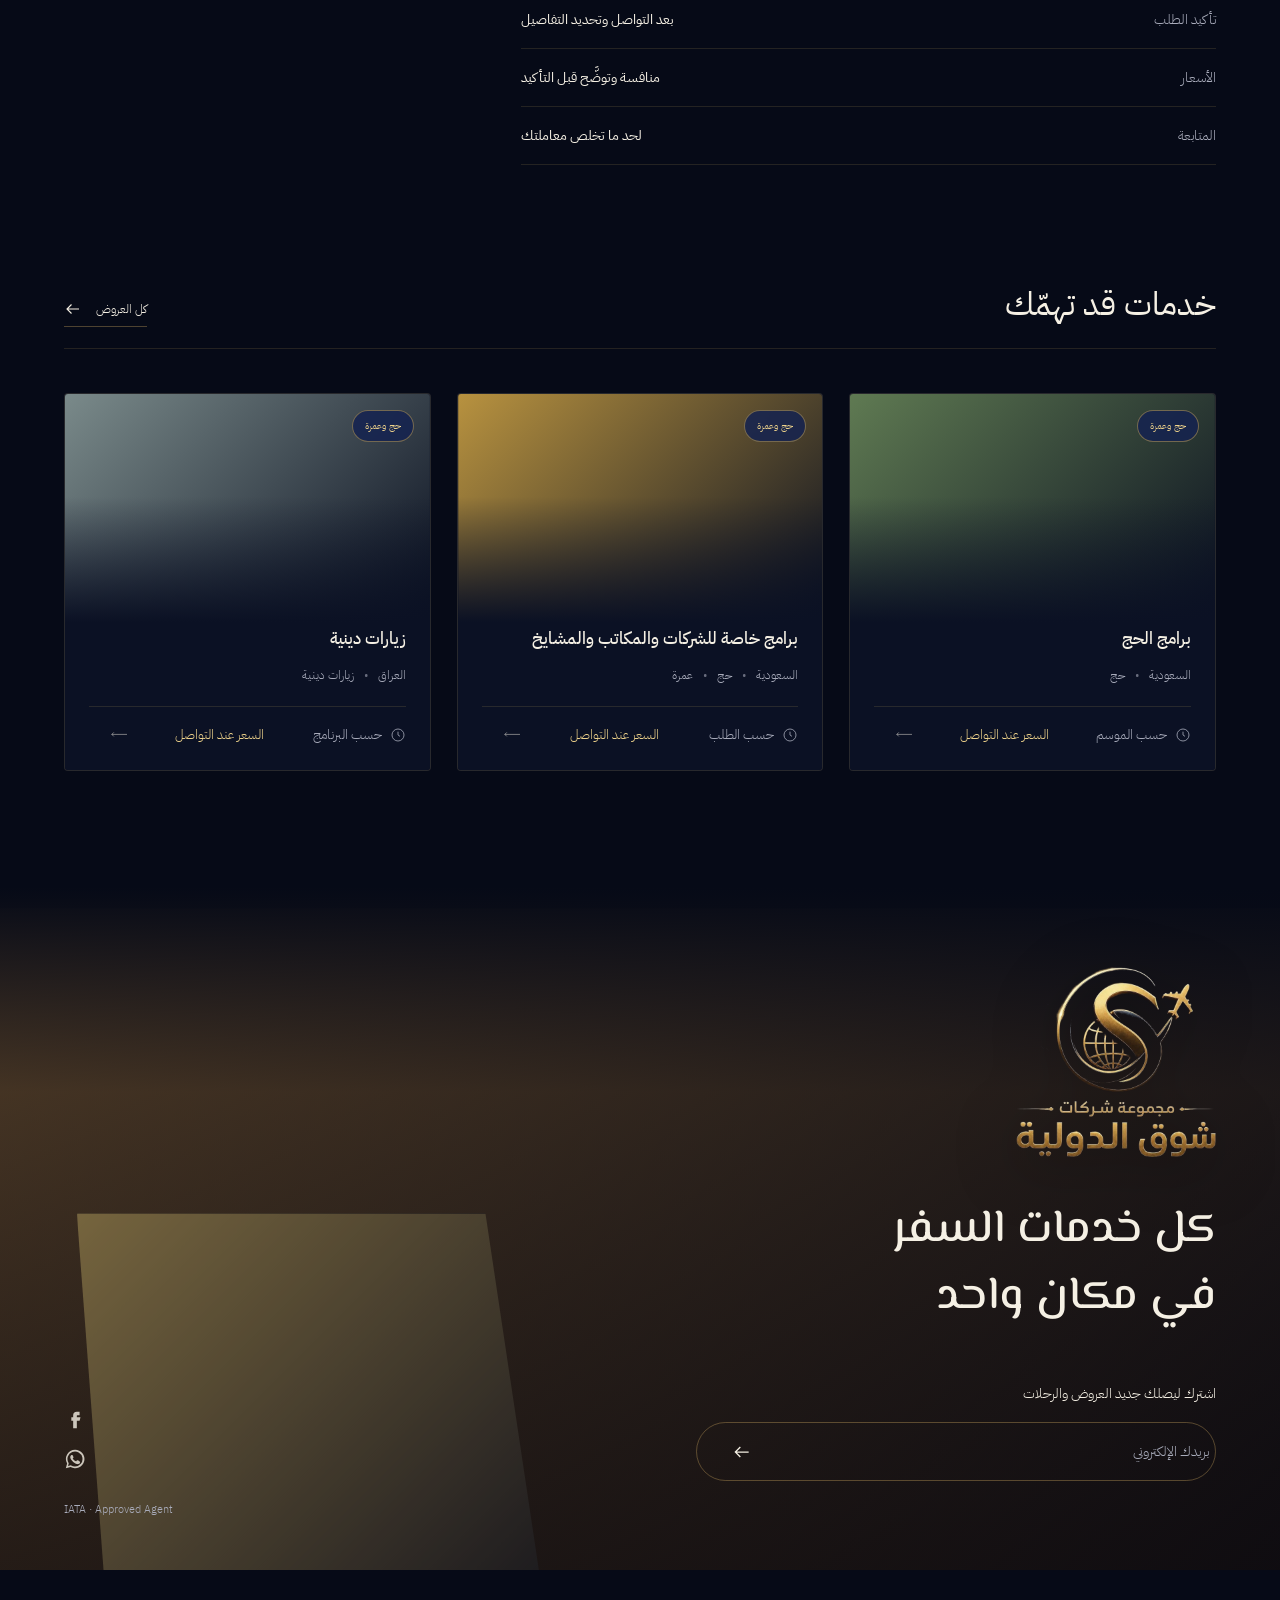
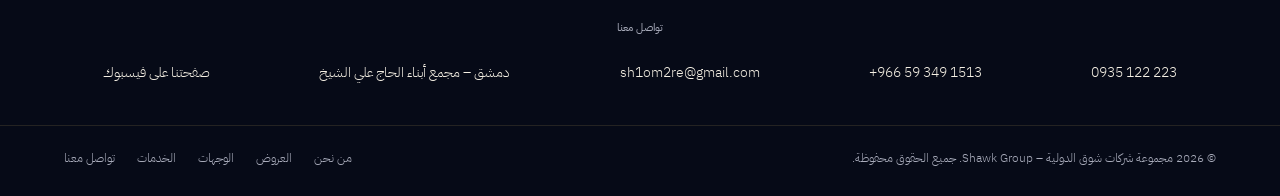
<file: tour.html>
<!DOCTYPE html>
<html lang="ar" dir="rtl">
<head>
  <meta charset="UTF-8" />
  <meta name="viewport" content="width=device-width, initial-scale=1.0" />
  <link rel="preconnect" href="https://fonts.googleapis.com" />
  <link rel="preconnect" href="https://fonts.gstatic.com" crossorigin />
  <link href="https://fonts.googleapis.com/css2?family=IBM+Plex+Sans+Arabic:wght@300;400;500&family=Readex+Pro:wght@200;300;400;500&family=El+Messiri:wght@400;500;600&display=swap" rel="stylesheet" />
  <link rel="icon" type="image/png" href="images/favicon.png" />
  <link rel="stylesheet" href="css/style.css" />
  <link rel="stylesheet" href="css/rtl.css" />
  <title>تفاصيل العرض – مجموعة شركات شوق الدولية</title>
  <meta name="description" content="تفاصيل العرض وطلب الحجز مع مجموعة شركات شوق الدولية." />
</head>
<body data-page="tour">
  <div id="site-header"></div>

  <section class="page-hero tour-hero" id="tourHero">
    <div class="container">
      <p class="crumbs"><a href="index.html">الرئيسية</a> / <a href="tours.html">العروض</a></p>
      <span class="eyebrow" id="tourType"></span>
      <h1 class="h-lg" id="tourTitle" style="max-width:900px"></h1>
      <div class="tour-meta" id="tourMeta"></div>
    </div>
  </section>

  <section class="section" style="padding-top:60px">
    <div class="container tour-layout">
      <div id="tourBody"></div>

      <aside class="book-card">
        <h3>احجز أو استفسر</h3>
        <p>ابعتلنا بياناتك ومنتواصل معك لنأكد الموعد والتفاصيل والسعر.</p>
        <form class="form" data-mail="طلب حجز">
          <input type="hidden" name="الرحلة" id="bookTour" />
          <div class="field"><label for="bName">الاسم الكامل</label><input id="bName" name="الاسم" required /></div>
          <div class="field"><label for="bPhone">رقم الهاتف / واتساب</label><input id="bPhone" name="الهاتف" type="tel" dir="ltr" required /></div>
          <div class="field"><label for="bDate">التاريخ المطلوب</label><input id="bDate" name="التاريخ" type="date" /></div>
          <div class="field"><label for="bPax">عدد الأشخاص</label>
            <select id="bPax" name="عدد الأشخاص"><option>1</option><option selected>2</option><option>3</option><option>4</option><option>5 أو أكثر</option></select></div>
          <button class="btn btn--solid">إرسال الطلب
            <svg viewBox="0 0 24 24" fill="none" stroke="currentColor" stroke-width="1.5"><path d="M4 12h15M14 6l6 6-6 6"/></svg></button>
          <p class="form__msg"></p>
        </form>
        <a class="btn btn--wa" id="tourWa" href="#" target="_blank" rel="noopener">استفسر عبر واتساب</a>
      </aside>
    </div>
  </section>

  <section class="section section--tight">
    <div class="container">
      <div class="section-head reveal"><div><h2 class="h-md">خدمات قد تهمّك</h2></div>
        <a href="tours.html" class="link-all">كل العروض
          <svg viewBox="0 0 24 24" fill="none" stroke="currentColor" stroke-width="1.5"><path d="M4 12h15M14 6l6 6-6 6"/></svg></a></div>
      <div class="tours-grid" id="relatedTours"></div>
    </div>
  </section>

  <div id="site-footer"></div>
  <script src="js/data.js"></script>
  <script src="js/main.js"></script>
  <script src="js/animations.js"></script>
</body>
</html>
</file>
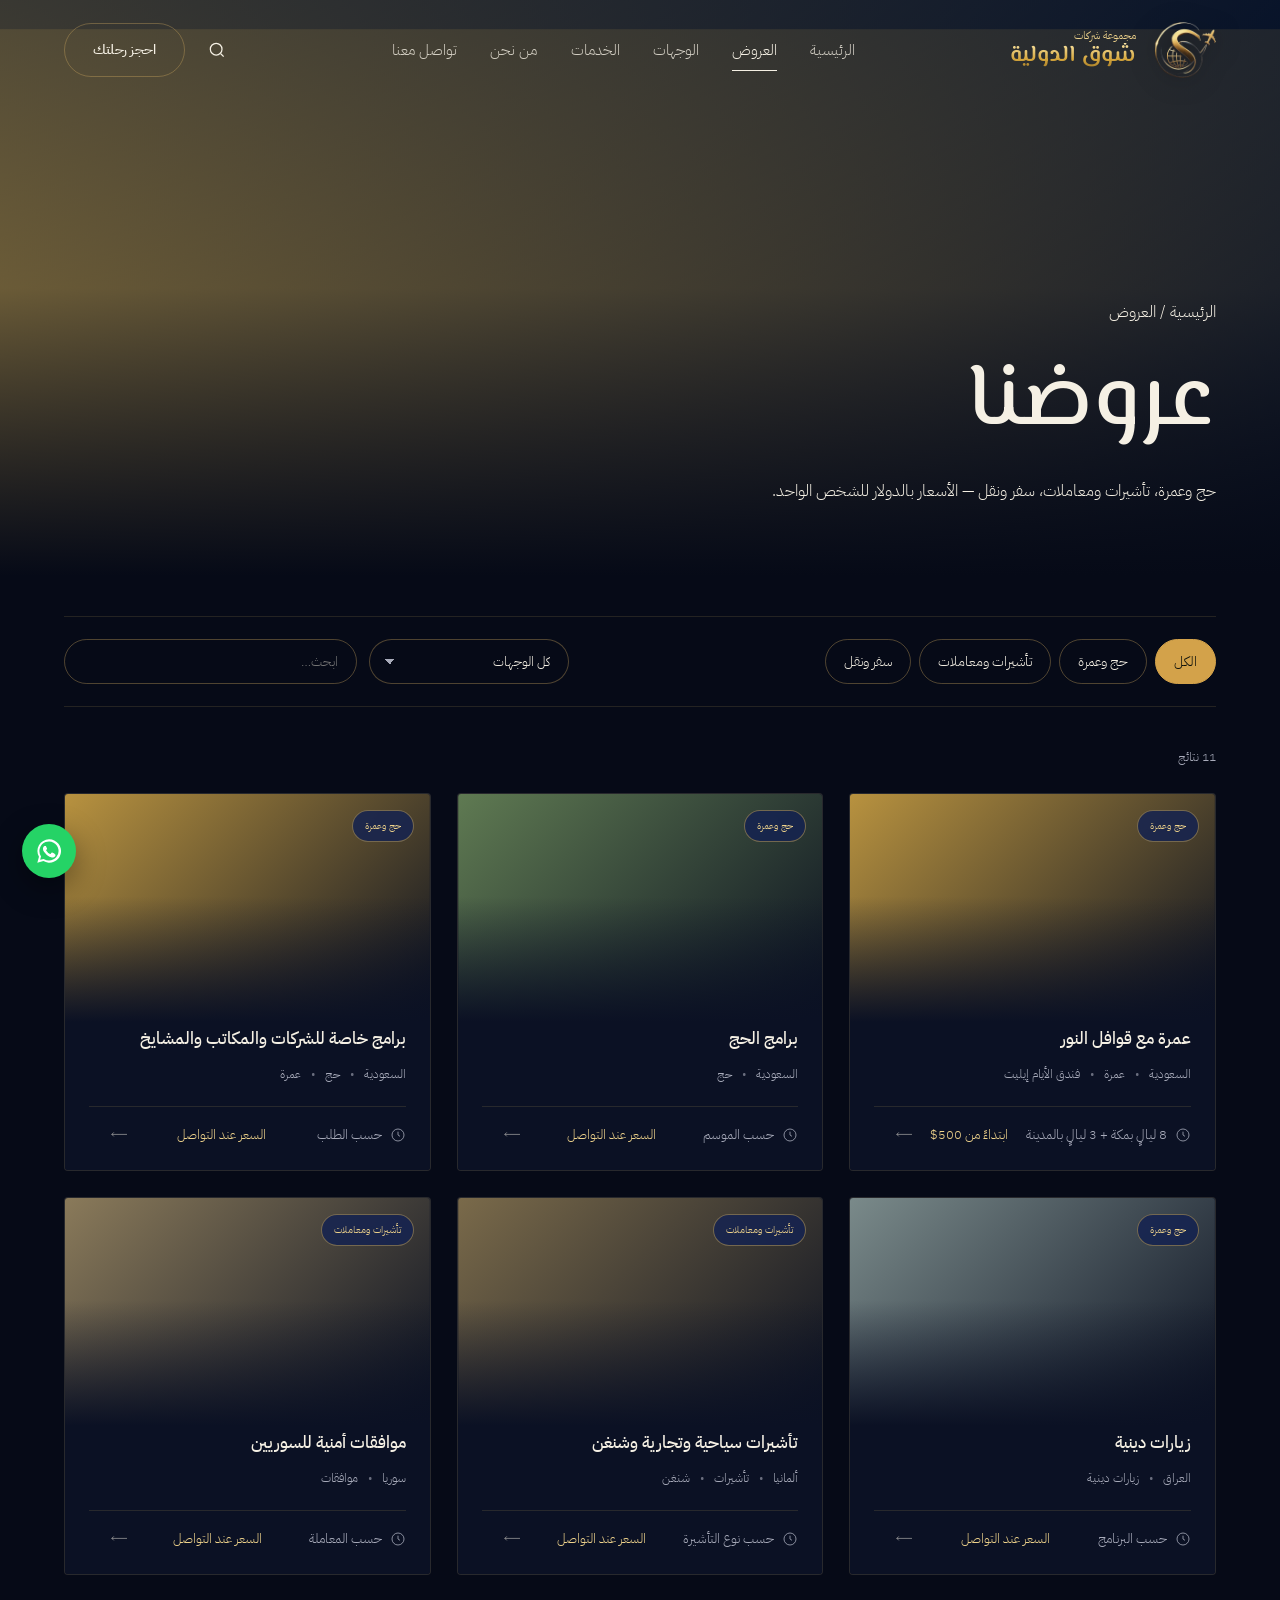
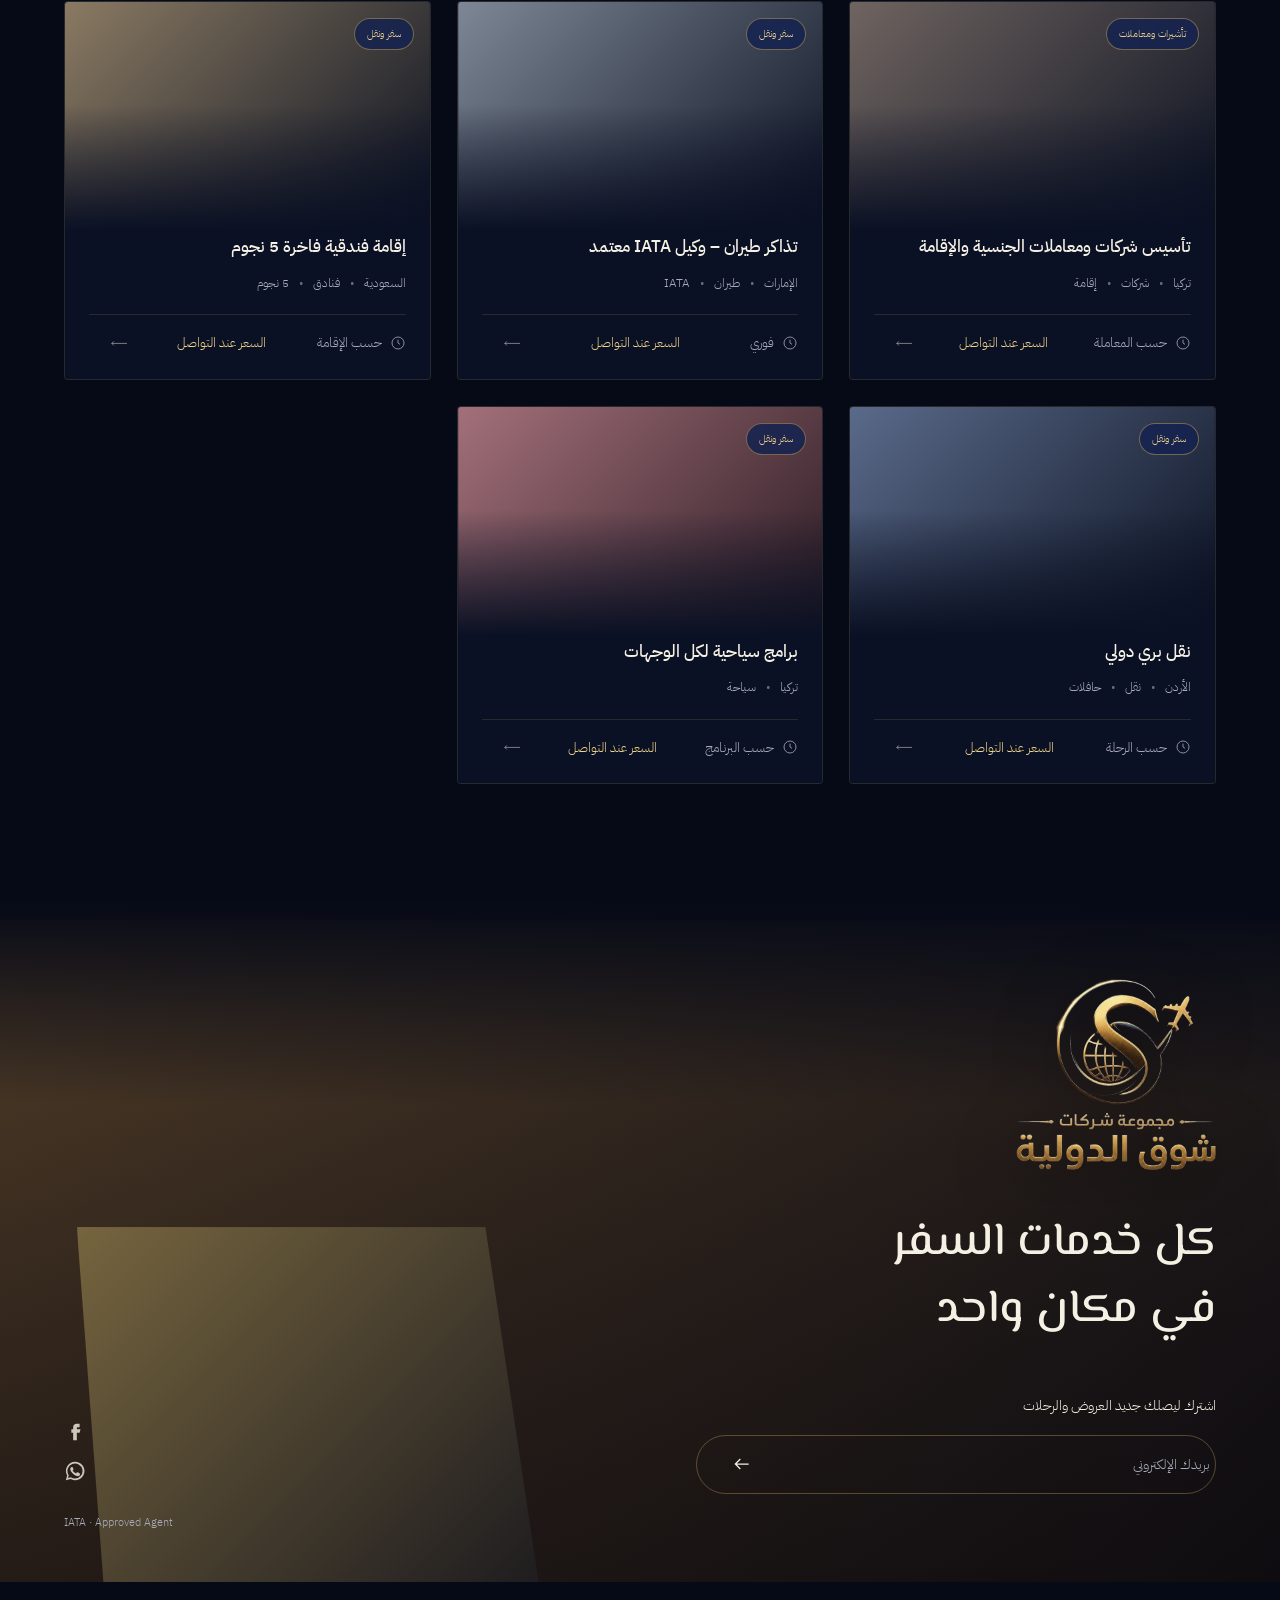
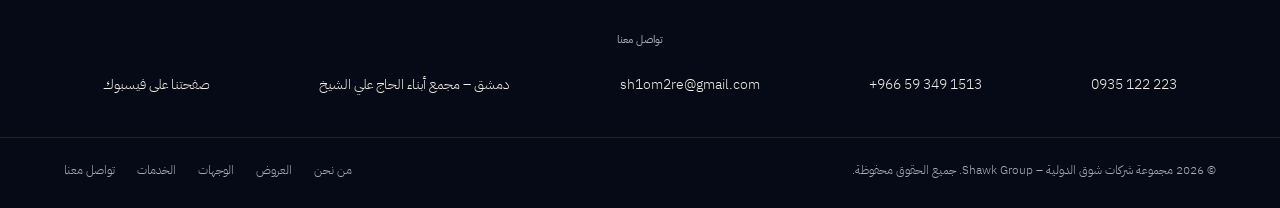
<file: tours.html>
<!DOCTYPE html>
<html lang="ar" dir="rtl">
<head>
  <meta charset="UTF-8" />
  <meta name="viewport" content="width=device-width, initial-scale=1.0" />
  <link rel="preconnect" href="https://fonts.googleapis.com" />
  <link rel="preconnect" href="https://fonts.gstatic.com" crossorigin />
  <link href="https://fonts.googleapis.com/css2?family=IBM+Plex+Sans+Arabic:wght@300;400;500&family=Readex+Pro:wght@200;300;400;500&family=El+Messiri:wght@400;500;600&display=swap" rel="stylesheet" />
  <link rel="icon" type="image/png" href="images/favicon.png" />
  <link rel="stylesheet" href="css/style.css" />
  <link rel="stylesheet" href="css/rtl.css" />
  <title>العروض – مجموعة شركات شوق الدولية</title>
  <meta name="description" content="عروض شوق الدولية: عمرة مع قوافل النور من 500$، برامج حج وزيارات دينية، تأشيرات وطيران ونقل دولي." />
</head>
<body data-page="tours">
  <div id="site-header"></div>

  <section class="page-hero" data-bg="towers">
    <div class="container">
      <p class="crumbs"><a href="index.html">الرئيسية</a> / العروض</p>
      <h1 class="h-xl">عروضنا</h1>
      <p>حج وعمرة، تأشيرات ومعاملات، سفر ونقل — الأسعار بالدولار للشخص الواحد.</p>
    </div>
  </section>

  <section class="section" style="padding-top:40px">
    <div class="container">
      <div class="filters">
        <div class="chips">
          <button class="chip" data-type="all">الكل</button>
          <button class="chip" data-type="umrah">حج وعمرة</button>
          <button class="chip" data-type="visa">تأشيرات ومعاملات</button>
          <button class="chip" data-type="services">سفر ونقل</button>
        </div>
        <div class="filters__right">
          <select class="field-inline" id="fDest" aria-label="الوجهة"></select>
          <input class="field-inline" id="fSearch" type="search" placeholder="ابحث…" aria-label="ابحث" />
        </div>
      </div>
      <p class="results-count" id="toursCount" style="margin-bottom:24px"></p>
      <div class="tours-grid" id="toursGrid"></div>
    </div>
  </section>

  <div id="site-footer"></div>
  <script src="js/data.js"></script>
  <script src="js/main.js"></script>
  <script src="js/animations.js"></script>
</body>
</html>
</file>
<file: css/style.css>
/* =========================================================
   AL TAHADI – TRAVEL & TOURS
   Dark editorial theme
   ========================================================= */
:root {
  --bg: #071630;
  --bg-2: #0b1f3f;
  --bg-3: #0f2850;
  --line: rgba(200, 215, 240, 0.13);
  --line-2: rgba(200, 215, 240, 0.32);
  --text: #eef2f8;
  --muted: #97a3b6;
  --brand: #052855;             /* logo navy */
  --silver: #8d8f8f;            /* logo grey */
  --accent: #6f9fe6;            /* light brand blue – change to recolour highlights */
  --ease: cubic-bezier(.77, 0, .18, 1);
  --ease-out: cubic-bezier(.16, 1, .3, 1);
  --display: "Roboto Slab", "Rockwell", serif;
  --sans: "Jost", "Inter", system-ui, sans-serif;
  --pad: clamp(20px, 5vw, 76px);
  --max: 1320px;
  --radius: 4px;
  color-scheme: dark;
}

* { margin: 0; padding: 0; box-sizing: border-box; }
html { scroll-behavior: smooth; }
body { overflow-x: hidden; overflow-x: clip; background: var(--bg); color: var(--text); font-family: var(--sans); font-weight: 300; font-size: 15px; line-height: 1.6; -webkit-font-smoothing: antialiased; }
a { color: inherit; text-decoration: none; }
button, input, select, textarea { font: inherit; color: inherit; }
button { background: none; border: 0; cursor: pointer; }
svg { display: block; flex-shrink: 0; }
img { max-width: 100%; display: block; }
::selection { background: var(--accent); color: #111; }

.container { width: 100%; max-width: var(--max); margin: 0 auto; padding: 0 var(--pad); }
.section { padding: clamp(64px, 9vw, 120px) 0; }
.section--tight { padding-top: 0; }

/* ---------- typography ---------- */
.eyebrow { display: inline-block; font-size: 11px; font-weight: 400; letter-spacing: .22em; text-transform: uppercase; color: var(--muted); margin-bottom: 14px; }
.h-xl { font-family: var(--display); font-weight: 300; font-size: clamp(44px, 7vw, 104px); line-height: 1; letter-spacing: .02em; text-transform: uppercase; }
.h-lg { font-family: var(--display); font-weight: 300; font-size: clamp(32px, 4.2vw, 58px); line-height: 1.08; }
.h-md { font-family: var(--sans); font-weight: 300; font-size: clamp(24px, 2.6vw, 36px); line-height: 1.2; letter-spacing: .04em; text-transform: uppercase; }
.h-sm { font-family: var(--sans); font-weight: 400; font-size: 15px; letter-spacing: .2em; text-transform: uppercase; margin: 44px 0 18px; }
.lead { font-size: 17px; color: var(--text); opacity: .85; max-width: 640px; }
p { color: var(--muted); }

/* ---------- buttons ---------- */
.btn {
  display: inline-flex; align-items: center; gap: 14px;
  border: 1px solid var(--line-2); border-radius: 40px;
  padding: 14px 28px; font-size: 12px; font-weight: 400; letter-spacing: .14em; text-transform: uppercase;
  transition: background .35s, color .35s, border-color .35s;
}
.btn svg { width: 18px; height: 18px; transition: transform .35s var(--ease-out); }
.btn:hover { background: var(--text); color: var(--bg); border-color: var(--text); }
.btn:hover svg { transform: translateX(4px); }
.btn--solid { background: var(--text); color: var(--brand); border-color: var(--text); font-weight: 500; }
.btn--solid:hover { background: transparent; color: var(--text); }
.btn--sm { padding: 9px 20px; font-size: 13px; letter-spacing: .02em; text-transform: none; }
.icon-btn { width: 40px; height: 40px; display: grid; place-items: center; }
.icon-btn svg { width: 20px; height: 20px; }

.link-all { display: inline-flex; align-items: center; gap: 14px; font-size: 12px; letter-spacing: .14em; text-transform: uppercase; padding-bottom: 6px; border-bottom: 1px solid var(--line-2); transition: border-color .3s; white-space: nowrap; }
.link-all svg { width: 18px; transition: transform .35s var(--ease-out); }
.link-all:hover { border-color: var(--text); }
.link-all:hover svg { transform: translateX(5px); }

.long-arrow { display: inline-block; width: 38px; color: var(--text); transition: transform .45s var(--ease-out); }
.long-arrow svg { width: 100%; height: auto; }

/* ---------- reveal ---------- */
.reveal { opacity: 0; transform: translateY(28px); transition: opacity 1s var(--ease-out), transform 1s var(--ease-out); transition-delay: calc(var(--i, 0) * 90ms); }
.reveal.in { opacity: 1; transform: none; }

/* =========================================================
   HEADER
   ========================================================= */
.header {
  position: fixed; top: 0; left: 0; right: 0; z-index: 100;
  display: flex; align-items: center; gap: 32px;
  padding: 22px var(--pad);
  transition: background .4s, padding .4s, border-color .4s;
  border-bottom: 1px solid transparent;
}
.header.scrolled { background: rgba(7,22,48, .88); backdrop-filter: blur(14px); -webkit-backdrop-filter: blur(14px); padding-top: 14px; padding-bottom: 14px; border-color: var(--line); }
.logo { display: flex; align-items: center; gap: 12px; line-height: 1; }
.logo__mark { width: 46px; height: auto; transition: width .4s; }
.header.scrolled .logo__mark { width: 40px; }
.logo__text { display: flex; flex-direction: column; }
.logo__main { font-family: var(--display); font-weight: 400; font-size: 24px; letter-spacing: .01em; }
.logo__sub { font-family: var(--display); font-size: 10.5px; letter-spacing: .08em; color: var(--muted); margin-top: 4px; }
.header__nav { display: flex; gap: clamp(18px, 2.6vw, 40px); margin: 0 auto; }
.header__nav a { position: relative; font-size: 15px; font-weight: 300; opacity: .82; padding: 4px 0; transition: opacity .3s; }
.header__nav a::after { content: ""; position: absolute; left: 0; right: 0; bottom: -3px; height: 1px; background: var(--text); transform: scaleX(0); transform-origin: right; transition: transform .45s var(--ease-out); }
.header__nav a:hover, .header__nav a.active { opacity: 1; }
.header__nav a:hover::after, .header__nav a.active::after { transform: scaleX(1); transform-origin: left; }
.header__right { display: flex; align-items: center; gap: 12px; }
.burger { display: none; width: 40px; height: 40px; position: relative; }
.burger span { position: absolute; left: 9px; right: 9px; height: 1px; background: var(--text); transition: .35s var(--ease-out); }
.burger span:first-child { top: 16px; } .burger span:last-child { top: 23px; }
.menu-open .burger span:first-child { top: 20px; transform: rotate(45deg); }
.menu-open .burger span:last-child { top: 20px; transform: rotate(-45deg); }

/* search overlay */
.search { position: fixed; inset: 0; z-index: 200; background: rgba(5,17,38, .96); display: grid; place-items: center; opacity: 0; pointer-events: none; transition: opacity .4s; }
.search.open { opacity: 1; pointer-events: auto; }
.search__form { display: flex; align-items: center; width: min(720px, 86vw); border-bottom: 1px solid var(--line-2); }
.search__form input { flex: 1; background: none; border: 0; outline: 0; font-family: var(--display); font-size: clamp(26px, 4vw, 48px); padding: 14px 0; }
.search__close { position: absolute; top: 24px; right: var(--pad); font-size: 40px; font-weight: 200; line-height: 1; }

/* =========================================================
   HERO SLIDER (home)
   ========================================================= */
.hero { position: relative; height: 100vh; min-height: 680px; overflow: hidden; isolation: isolate; }
.hero__bg { position: absolute; inset: 0; z-index: -2; background-size: cover; background-position: center; animation: kenburns 14s ease-out both; }
@keyframes kenburns { from { transform: scale(1.08); } to { transform: scale(1); } }
.hero__shade { position: absolute; inset: 0; z-index: -1; pointer-events: none;
  background:
    linear-gradient(90deg, rgba(4,14,32,.7) 0%, rgba(4,14,32,.25) 45%, rgba(4,14,32,0) 70%),
    linear-gradient(0deg, var(--bg) 0%, rgba(7,22,48,0) 30%),
    linear-gradient(180deg, rgba(4,14,32,.5) 0%, rgba(4,14,32,0) 22%); }
.hero__timer { position: absolute; top: 0; left: 0; right: 0; height: 2px; z-index: 120; }
.hero__timer span { display: block; height: 100%; width: 0; background: var(--accent); }
.hero__timer span.run { animation: timer var(--dur, 7s) linear forwards; }
@keyframes timer { to { width: 100%; } }

.mask { overflow: hidden; display: block; }
.mask > span, .hero__title .line > span { display: inline-block; transition: transform .9s var(--ease-out), opacity .9s var(--ease-out); transition-delay: var(--d, 0s); }
.is-out .mask > span, .is-out .hero__title .line > span { transform: translateY(110%); opacity: 0; transition: transform .55s var(--ease), opacity .4s; transition-delay: 0s; }

.hero__content { position: absolute; z-index: 5; left: var(--pad); top: 50%; transform: translateY(-40%); width: min(40%, 600px); }
.hero__eyebrow { font-size: 11px; letter-spacing: .3em; text-transform: uppercase; color: var(--muted); margin-bottom: 26px; display: flex; align-items: center; gap: 14px; }
.hero__eyebrow::before { content: ""; width: 28px; height: 1px; background: var(--text); }
.hero__place { font-size: clamp(14px, 1.2vw, 18px); margin-bottom: 8px; --d: .05s; }
.hero__title { font-family: var(--display); font-weight: 300; font-size: clamp(46px, 6.4vw, 108px); line-height: .98; letter-spacing: .02em; text-transform: uppercase; margin-bottom: 22px; }
.hero__title .line { display: block; overflow: hidden; padding-top: .06em; }
.hero__desc { font-size: 15px; line-height: 1.65; color: var(--text); opacity: .82; max-width: 420px; margin-bottom: 32px; }
.hero__desc > span { display: block !important; --d: .28s; }
.hero__actions-inner { display: flex !important; align-items: center; gap: 16px; --d: .36s; }
.btn-round { width: 46px; height: 46px; border-radius: 50%; border: 1px solid var(--line-2); display: grid; place-items: center; transition: background .3s, color .3s; }
.btn-round svg { width: 15px; height: 15px; }
.btn-round:hover { background: var(--text); color: var(--bg); }

.hero__cards { position: absolute; z-index: 6; left: 46%; top: 50%; transform: translateY(-30%); }
.hero__track { display: flex; gap: clamp(12px, 1.3vw, 20px); }
.hero__track.shift { transition: transform .9s var(--ease); }
.hcard { position: relative; flex: 0 0 clamp(130px, 12.5vw, 205px); height: calc(clamp(130px, 12.5vw, 205px) * 1.42); border-radius: 10px; overflow: hidden; cursor: pointer; background-size: cover; background-position: center; box-shadow: 0 24px 48px -16px rgba(0,0,0,.7); transition: transform .5s var(--ease-out), opacity .5s; }
.hcard::after { content: ""; position: absolute; inset: 0; background: linear-gradient(0deg, rgba(0,0,0,.75) 0%, rgba(0,0,0,0) 58%); }
.hcard:hover { transform: translateY(-8px); }
.hcard__text { position: absolute; left: 14px; right: 12px; bottom: 16px; z-index: 2; transition: opacity .3s; }
.hcard__text i { display: block; width: 14px; height: 1px; background: #fff; margin-bottom: 9px; }
.hcard__text small { display: block; font-size: 10px; opacity: .8; margin-bottom: 5px; white-space: nowrap; overflow: hidden; text-overflow: ellipsis; }
.hcard__text strong { display: block; font-family: var(--display); font-weight: 400; font-size: clamp(14px, 1.2vw, 19px); line-height: 1.1; text-transform: uppercase; letter-spacing: .03em; }
.hcard.enter { animation: hcardIn .8s var(--ease-out) both; }
@keyframes hcardIn { from { opacity: 0; transform: translateX(60px); } }
.hcard.fade-away { opacity: 0; transform: translateX(-30px); }
.hero__expand { position: absolute; z-index: 4; flex: none; box-shadow: 0 30px 60px rgba(0,0,0,.5); transition: top .95s var(--ease), left .95s var(--ease), width .95s var(--ease), height .95s var(--ease), border-radius .95s var(--ease); }
.hero__expand:hover { transform: none; }
.hero__expand .hcard__text { opacity: 0; }
.hero__fade { position: absolute; inset: 0; z-index: -2; background-size: cover; background-position: center; opacity: 0; transition: opacity .9s ease; }
.hero__fade.on { opacity: 1; }

.hero__controls { position: absolute; z-index: 7; left: 46%; right: var(--pad); bottom: clamp(40px, 8vh, 80px); display: flex; align-items: center; gap: 12px; }
.arrow { width: 48px; height: 48px; border-radius: 50%; border: 1px solid var(--line-2); display: grid; place-items: center; transition: background .3s, color .3s; }
.arrow svg { width: 18px; height: 18px; }
.arrow:hover { background: var(--text); color: var(--bg); }
.hero__progress { flex: 1; height: 1px; background: var(--line-2); margin: 0 18px; position: relative; }
.hero__progress span { position: absolute; left: 0; top: -.5px; height: 2px; background: var(--accent); transition: width .9s var(--ease); }
.hero__num { font-family: var(--display); font-size: clamp(36px, 3.4vw, 56px); line-height: 1; min-width: 1.4em; text-align: right; }
.hero__num > span { --d: .2s; }
.hero__side { position: absolute; z-index: 6; right: var(--pad); top: 50%; transform: translateY(-50%); writing-mode: vertical-rl; font-size: 10px; letter-spacing: .4em; text-transform: uppercase; color: var(--muted); }
.hero__scroll { position: absolute; z-index: 7; left: var(--pad); bottom: clamp(40px, 8vh, 80px); display: flex; align-items: center; gap: 12px; font-size: 10px; letter-spacing: .3em; text-transform: uppercase; color: var(--muted); }
.hero__scroll i { width: 1px; height: 40px; background: var(--line-2); position: relative; overflow: hidden; }
.hero__scroll i::after { content: ""; position: absolute; left: 0; top: -40%; width: 100%; height: 40%; background: var(--text); animation: scrollLine 2s ease-in-out infinite; }
@keyframes scrollLine { to { top: 100%; } }

/* =========================================================
   SECTION HEAD
   ========================================================= */
.section-head { display: flex; align-items: flex-end; justify-content: space-between; gap: 24px; margin-bottom: 44px; }
.section-head p { font-size: 14px; margin-top: 10px; }

/* ---------- destination cards (home) ---------- */
.dest-grid { display: grid; grid-template-columns: repeat(5, 1fr); gap: 18px; }
.dest-card { position: relative; aspect-ratio: 3 / 4.1; overflow: hidden; border-radius: var(--radius); display: flex; align-items: flex-end; }
.dest-card__img { position: absolute; inset: 0; background-size: cover; background-position: center; transition: transform 1.2s var(--ease-out); }
.dest-card::after { content: ""; position: absolute; inset: 0; background: linear-gradient(0deg, rgba(4,14,32,.88) 0%, rgba(4,14,32,.1) 55%, rgba(4,14,32,0) 100%); }
.dest-card__body { position: relative; z-index: 2; padding: 22px; }
.dest-card h3 { font-family: var(--sans); font-weight: 400; font-size: clamp(17px, 1.5vw, 22px); letter-spacing: .06em; text-transform: uppercase; margin-bottom: 8px; }
.dest-card p { font-size: 13px; line-height: 1.45; color: var(--text); opacity: .75; margin-bottom: 14px; min-height: 2.9em; }
.dest-card:hover .dest-card__img { transform: scale(1.07); }
.dest-card:hover .long-arrow { transform: translateX(10px); }

/* ---------- split banner ---------- */
.split { display: grid; grid-template-columns: 2fr 1fr; min-height: 560px; }
.split__media { position: relative; background-size: cover; background-position: center; display: flex; align-items: center; padding: clamp(36px, 5vw, 80px) var(--pad); }
.split__media::before { content: ""; position: absolute; inset: 0; background: linear-gradient(90deg, rgba(4,14,32,.82) 0%, rgba(4,14,32,.3) 60%, rgba(4,14,32,.15) 100%); }
.split__content { position: relative; max-width: 480px; }
.split__content .h-md { font-size: clamp(30px, 3.4vw, 50px); margin-bottom: 18px; }
.split__content p { color: var(--text); opacity: .8; margin-bottom: 34px; }
.split__features { background: var(--bg-3); display: flex; flex-direction: column; }
.feature { flex: 1; display: flex; align-items: center; gap: 22px; padding: 30px clamp(24px, 3vw, 44px); border-bottom: 1px solid var(--line); }
.feature:last-child { border-bottom: 0; }
.feature__icon { flex: 0 0 56px; width: 56px; height: 56px; border-radius: 50%; border: 1px solid var(--line-2); display: grid; place-items: center; }
.feature__icon svg { width: 24px; height: 24px; }
.feature h4 { font-weight: 400; font-size: 13px; letter-spacing: .16em; text-transform: uppercase; margin-bottom: 6px; }
.feature p { font-size: 14px; line-height: 1.5; }

/* ---------- tour cards ---------- */
.tours-grid { display: grid; grid-template-columns: repeat(3, 1fr); gap: 26px; }
.tour-card { display: flex; flex-direction: column; background: var(--bg-2); border: 1px solid var(--line); border-radius: var(--radius); overflow: hidden; transition: border-color .4s, transform .5s var(--ease-out); }
.tour-card:hover { border-color: var(--line-2); transform: translateY(-6px); }
.tour-card__img { position: relative; aspect-ratio: 16 / 10; background-size: cover; background-position: center; }
.tour-card__img::after { content: ""; position: absolute; inset: 0; background: linear-gradient(0deg, var(--bg-2) 0%, rgba(11,31,63,0) 55%); }
.tour-card__type { position: absolute; z-index: 2; top: 16px; left: 16px; font-size: 10px; letter-spacing: .18em; text-transform: uppercase; padding: 6px 12px; border-radius: 30px; background: rgba(4,14,32,.55); backdrop-filter: blur(6px); border: 1px solid var(--line); }
.tour-card__body { padding: 4px 24px 24px; display: flex; flex-direction: column; flex: 1; }
.tour-card h3 { font-weight: 400; font-size: 16px; letter-spacing: .08em; text-transform: uppercase; line-height: 1.4; margin-bottom: 12px; }
.tags { display: flex; flex-wrap: wrap; list-style: none; font-size: 12px; color: var(--muted); margin-bottom: 20px; }
.tags li + li::before { content: "•"; margin: 0 10px; opacity: .6; }
.tags--lg { font-size: 13px; letter-spacing: .1em; text-transform: uppercase; margin-top: 18px; }
.tour-card__meta { margin-top: auto; display: flex; align-items: center; justify-content: space-between; padding-top: 16px; border-top: 1px solid var(--line); font-size: 13px; color: var(--muted); }
.tour-card__meta span:first-child { display: flex; align-items: center; gap: 8px; }
.tour-card__meta svg { width: 16px; }
.tour-card:hover .long-arrow { transform: translateX(8px); }

/* ---------- services ---------- */
.services { display: grid; grid-template-columns: repeat(4, 1fr); border-top: 1px solid var(--line); border-left: 1px solid var(--line); }
.services--3 { grid-template-columns: repeat(3, 1fr); }
.service { padding: 40px 32px; border-right: 1px solid var(--line); border-bottom: 1px solid var(--line); transition: background .4s; }
.service:hover { background: var(--bg-2); }
.service__icon { display: grid; place-items: center; width: 52px; height: 52px; border-radius: 50%; border: 1px solid var(--line-2); margin-bottom: 26px; }
.service__icon svg { width: 22px; height: 22px; }
.service h4 { font-weight: 400; font-size: 14px; letter-spacing: .14em; text-transform: uppercase; margin-bottom: 8px; }
.service p { font-size: 14px; }

/* ---------- stats ---------- */
.stats { display: grid; grid-template-columns: repeat(4, 1fr); gap: 24px; padding: 56px 0; border-top: 1px solid var(--line); border-bottom: 1px solid var(--line); }
.stat b { display: block; font-family: var(--display); font-weight: 400; font-size: clamp(40px, 4.4vw, 64px); line-height: 1; margin-bottom: 10px; }
.stat span { font-size: 12px; letter-spacing: .18em; text-transform: uppercase; color: var(--muted); }

/* =========================================================
   FOOTER
   ========================================================= */
.footer__cta { position: relative; overflow: hidden; background-size: cover; background-position: center 70%; min-height: 560px; }
.footer__shade { position: absolute; inset: 0; background: linear-gradient(180deg, var(--bg) 0%, rgba(7,22,48,.6) 30%, rgba(7,22,48,.75) 100%); }
.footer__window { position: absolute; right: 6%; top: 12%; width: 38%; height: 76%; background-size: cover; background-position: center; clip-path: polygon(16% 0, 100% 0, 92% 100%, 0 100%); box-shadow: 0 30px 80px rgba(0,0,0,.5); filter: saturate(1.15) brightness(1.05); }
.footer__cta-inner { position: relative; padding-top: 80px; padding-bottom: 60px; }
.footer__brand { display: block; width: 150px; margin-bottom: 40px; }
.footer__title { font-family: var(--display); font-weight: 300; font-size: clamp(30px, 3.6vw, 50px); line-height: 1.08; text-transform: uppercase; letter-spacing: .02em; margin-bottom: 50px; }
.newsletter { max-width: 520px; }
.newsletter p { font-size: 12px; letter-spacing: .16em; text-transform: uppercase; color: var(--text); margin-bottom: 16px; }
.newsletter__field { display: flex; align-items: center; border: 1px solid var(--line-2); border-radius: 40px; padding: 4px 6px 4px 24px; transition: border-color .3s; }
.newsletter__field:focus-within { border-color: var(--text); }
.newsletter input { flex: 1; background: none; border: 0; outline: 0; padding: 12px 0; font-size: 13px; letter-spacing: .1em; text-transform: uppercase; }
.newsletter input::placeholder { color: var(--muted); }
.newsletter button { width: 42px; height: 42px; display: grid; place-items: center; }
.newsletter button svg { width: 20px; }
.newsletter__msg { display: block; margin-top: 10px; color: var(--accent); min-height: 1.4em; }
.footer__social { position: absolute; right: var(--pad); bottom: 100px; display: flex; flex-direction: column; gap: 18px; }
.footer__social a { opacity: .8; transition: opacity .3s, transform .3s; }
.footer__social a:hover { opacity: 1; transform: scale(1.1); }
.footer__social svg { width: 22px; height: 22px; }
.footer__motto { position: absolute; right: var(--pad); bottom: 50px; font-size: 11px; letter-spacing: .2em; text-transform: uppercase; color: var(--muted); }
.footer__contacts { text-align: center; padding-top: 48px; padding-bottom: 40px; border-bottom: 1px solid var(--line); }
.footer__contacts h4 { font-weight: 400; font-size: 11px; letter-spacing: .24em; text-transform: uppercase; color: var(--muted); margin-bottom: 22px; }
.footer__row { display: flex; justify-content: space-around; flex-wrap: wrap; gap: 18px 32px; font-size: 13px; letter-spacing: .06em; text-transform: uppercase; }
.footer__row a:hover { color: var(--accent); }
.footer__bottom { display: flex; justify-content: space-between; flex-wrap: wrap; gap: 14px; padding-top: 22px; padding-bottom: 26px; font-size: 12px; color: var(--muted); }
.footer__bottom nav { display: flex; gap: 22px; }
.footer__bottom a:hover { color: var(--text); }
.wa-float { position: fixed; z-index: 90; right: 22px; bottom: 22px; width: 54px; height: 54px; border-radius: 50%; background: #25d366; color: #fff; display: grid; place-items: center; box-shadow: 0 10px 30px rgba(0,0,0,.4); }
.wa-float svg { width: 28px; height: 28px; }

/* =========================================================
   INNER PAGES
   ========================================================= */
.page-hero { position: relative; min-height: 64vh; display: flex; align-items: flex-end; background-size: cover; background-position: center; padding: 160px 0 70px; }
.page-hero::before { content: ""; position: absolute; inset: 0; background: linear-gradient(0deg, var(--bg) 0%, rgba(7,22,48,.35) 50%, rgba(7,22,48,.6) 100%); }
.page-hero .container { position: relative; }
.page-hero .h-xl { margin-bottom: 18px; }
.page-hero p { color: var(--text); opacity: .82; max-width: 560px; font-size: 16px; }
.crumbs { font-size: 12px; letter-spacing: .16em; text-transform: uppercase; color: var(--muted); margin-bottom: 20px; }
.crumbs a:hover { color: var(--text); }

/* about */
.two-col { display: grid; grid-template-columns: 1fr 1fr; gap: clamp(36px, 6vw, 100px); align-items: center; }
.two-col__img { aspect-ratio: 4 / 5; background-size: cover; background-position: center; border-radius: var(--radius); }
.two-col p + p { margin-top: 16px; }
.mv { display: grid; grid-template-columns: 1fr 1fr; gap: 1px; background: var(--line); border: 1px solid var(--line); }
.mv > div { background: var(--bg); padding: clamp(32px, 5vw, 64px); }
.mv h3 { font-family: var(--display); font-weight: 400; font-size: clamp(24px, 2.4vw, 34px); margin: 8px 0 16px; }
.mv blockquote { font-family: var(--display); font-size: clamp(20px, 2vw, 26px); line-height: 1.4; color: var(--text); }
.why { display: grid; grid-template-columns: 1fr 1fr; border-top: 1px solid var(--line); }
.why .feature { border-bottom: 1px solid var(--line); padding-left: 0; }
.why .feature:nth-child(odd) { border-right: 1px solid var(--line); padding-right: 40px; }
.why .feature:nth-child(even) { padding-left: 40px; }
.why .feature:last-child { border-bottom: 1px solid var(--line); }

/* destinations page */
.dest-tiles { display: grid; grid-template-columns: repeat(4, 1fr); gap: 18px; }
.dest-tile { position: relative; aspect-ratio: 3 / 4; overflow: hidden; border-radius: var(--radius); display: flex; align-items: flex-end; }
.dest-tile:nth-child(7n+1) { grid-column: span 2; aspect-ratio: auto; }
.dest-tile__img { position: absolute; inset: 0; background-size: cover; background-position: center; transition: transform 1.2s var(--ease-out); }
.dest-tile::after { content: ""; position: absolute; inset: 0; background: linear-gradient(0deg, rgba(4,14,32,.9) 0%, rgba(4,14,32,0) 60%); }
.dest-tile__body { position: relative; z-index: 2; padding: 24px; width: 100%; }
.dest-tile small { font-size: 11px; letter-spacing: .2em; text-transform: uppercase; color: var(--muted); }
.dest-tile h3 { font-family: var(--display); font-weight: 400; font-size: clamp(24px, 2.2vw, 34px); text-transform: uppercase; line-height: 1.1; margin: 4px 0 6px; }
.dest-tile p { font-size: 13px; color: var(--text); opacity: .75; margin-bottom: 14px; }
.dest-tile__count { display: inline-flex; align-items: center; gap: 8px; font-size: 11px; letter-spacing: .16em; text-transform: uppercase; padding-top: 12px; border-top: 1px solid var(--line-2); }
.dest-tile__count svg { width: 16px; transition: transform .4s var(--ease-out); }
.dest-tile:hover .dest-tile__img { transform: scale(1.07); }
.dest-tile:hover .dest-tile__count svg { transform: translateX(5px); }

/* tours page filters */
.filters { display: flex; flex-wrap: wrap; align-items: center; gap: 14px; padding: 22px 0; margin-bottom: 40px; border-top: 1px solid var(--line); border-bottom: 1px solid var(--line); }
.chips { display: flex; flex-wrap: wrap; gap: 8px; }
.chip { padding: 9px 18px; border: 1px solid var(--line-2); border-radius: 30px; font-size: 12px; letter-spacing: .12em; text-transform: uppercase; transition: .3s; }
.chip:hover { border-color: var(--text); }
.chip.active { background: var(--text); color: var(--bg); border-color: var(--text); }
.filters__right { display: flex; gap: 12px; margin-left: auto; flex-wrap: wrap; }
.field-inline { background: transparent; border: 1px solid var(--line-2); border-radius: 30px; padding: 10px 18px; font-size: 13px; outline: 0; min-width: 200px; }
.field-inline:focus { border-color: var(--text); }
select.field-inline { appearance: none; padding-right: 36px; background-image: linear-gradient(45deg, transparent 50%, var(--muted) 50%), linear-gradient(135deg, var(--muted) 50%, transparent 50%); background-position: calc(100% - 20px) 50%, calc(100% - 15px) 50%; background-size: 5px 5px; background-repeat: no-repeat; }
select.field-inline option { background: var(--bg-2); }
.results-count { font-size: 12px; letter-spacing: .14em; text-transform: uppercase; color: var(--muted); }
.empty { grid-column: 1 / -1; text-align: center; padding: 60px 0; }
.empty a { color: var(--accent); }

/* tour detail */
.tour-hero { min-height: 78vh; }
.tour-meta { display: flex; flex-wrap: wrap; gap: 12px 28px; margin-top: 22px; font-size: 13px; letter-spacing: .08em; text-transform: uppercase; }
.tour-meta span { display: flex; align-items: center; gap: 8px; }
.tour-meta svg { width: 18px; }
.tour-layout { display: grid; grid-template-columns: 1fr 380px; gap: clamp(40px, 6vw, 90px); align-items: start; }
.tour-layout > div > .h-sm:first-child { margin-top: 0; }
.itinerary { border-top: 1px solid var(--line); }
.day { border-bottom: 1px solid var(--line); }
.day summary { list-style: none; display: flex; align-items: center; gap: 24px; padding: 22px 0; cursor: pointer; }
.day summary::-webkit-details-marker { display: none; }
.day__n { font-size: 11px; letter-spacing: .2em; text-transform: uppercase; color: var(--accent); min-width: 54px; }
.day__t { flex: 1; font-size: 17px; font-weight: 400; }
.day__plus { width: 14px; height: 14px; position: relative; }
.day__plus::before, .day__plus::after { content: ""; position: absolute; left: 0; right: 0; top: 50%; height: 1px; background: var(--text); transition: transform .35s; }
.day__plus::after { transform: rotate(90deg); }
.day[open] .day__plus::after { transform: rotate(0); }
.day p { padding: 0 0 24px 78px; }
.checklist { list-style: none; display: grid; gap: 12px; }
.checklist li { display: flex; gap: 12px; color: var(--text); opacity: .88; }
.checklist svg { width: 18px; color: var(--accent); margin-top: 3px; }
.policy { list-style: none; border-top: 1px solid var(--line); }
.policy li { display: flex; justify-content: space-between; gap: 20px; padding: 16px 0; border-bottom: 1px solid var(--line); font-size: 14px; }
.policy li span { color: var(--muted); }
.policy li b { font-weight: 400; }

.book-card { position: sticky; top: 110px; background: var(--bg-2); border: 1px solid var(--line); border-radius: var(--radius); padding: 32px; }
.book-card h3 { font-family: var(--display); font-weight: 400; font-size: 28px; margin-bottom: 6px; }
.book-card > p { font-size: 14px; margin-bottom: 24px; }
.book-card__contact { margin-top: 22px; padding-top: 20px; border-top: 1px solid var(--line); display: grid; gap: 10px; font-size: 14px; }
.book-card__contact a { display: flex; align-items: center; gap: 10px; color: var(--muted); }
.book-card__contact a:hover { color: var(--text); }
.book-card__contact svg { width: 18px; }

/* forms */
.form { display: grid; gap: 14px; }
.form--2 { grid-template-columns: 1fr 1fr; }
.form--2 .full { grid-column: 1 / -1; }
.field { display: grid; gap: 6px; }
.field label { font-size: 11px; letter-spacing: .16em; text-transform: uppercase; color: var(--muted); }
.field input, .field select, .field textarea { width: 100%; background: transparent; border: 0; border-bottom: 1px solid var(--line-2); padding: 10px 0; font-size: 15px; outline: 0; transition: border-color .3s; border-radius: 0; }
.field select option { background: var(--bg-2); }
.field textarea { resize: vertical; min-height: 110px; }
.field input:focus, .field select:focus, .field textarea:focus { border-color: var(--text); }
.form .btn { justify-self: start; margin-top: 10px; }
.form__msg { font-size: 13px; color: var(--accent); min-height: 1.2em; }

/* transport rows */
.split-row { display: grid; grid-template-columns: 1.1fr 1fr; gap: clamp(32px, 6vw, 90px); align-items: center; padding: 50px 0; border-bottom: 1px solid var(--line); }
.split-row:last-child { border-bottom: 0; }
.split-row--rev .split-row__img { order: 2; }
.split-row__img { aspect-ratio: 16 / 11; background-size: cover; background-position: center; border-radius: var(--radius); }
.split-row__body .h-md { margin-bottom: 16px; }
.split-row__body > p { margin-bottom: 24px; }
.split-row__body .checklist { margin-bottom: 32px; }

/* contact */
.contact-cards { display: grid; grid-template-columns: repeat(4, 1fr); gap: 1px; background: var(--line); border: 1px solid var(--line); margin-bottom: clamp(60px, 8vw, 100px); }
.contact-card { background: var(--bg); padding: 36px 30px; }
.contact-card .feature__icon { margin-bottom: 22px; }
.contact-card h4 { font-weight: 400; font-size: 12px; letter-spacing: .18em; text-transform: uppercase; color: var(--muted); margin-bottom: 6px; }
.contact-card p { color: var(--text); font-size: 15px; word-break: break-word; }
.contact-card a:hover { color: var(--accent); }
.contact-layout { display: grid; grid-template-columns: 1fr 1.2fr; gap: clamp(40px, 6vw, 100px); }
.contact-social { display: flex; gap: 16px; margin-top: 28px; }
.contact-social a { width: 46px; height: 46px; border-radius: 50%; border: 1px solid var(--line-2); display: grid; place-items: center; transition: .3s; }
.contact-social a:hover { background: var(--text); color: var(--bg); }
.contact-social svg { width: 18px; height: 18px; }
.map { margin-top: clamp(60px, 8vw, 100px); height: 420px; border: 1px solid var(--line); filter: grayscale(1) invert(.92) contrast(.9); }
.map iframe { width: 100%; height: 100%; border: 0; }
.partner { margin-top: clamp(60px, 8vw, 100px); display: grid; grid-template-columns: 1fr auto; gap: 30px; align-items: center; padding: 48px; border: 1px solid var(--line); background: var(--bg-2); }

/* =========================================================
   RESPONSIVE
   ========================================================= */
@media (max-width: 1100px) {
  .header__nav { gap: 20px; }
  .header__nav a { font-size: 14px; }
  .dest-grid { grid-template-columns: repeat(3, 1fr); }
  .dest-grid .dest-card:nth-child(n+4) { display: none; }
  .services { grid-template-columns: repeat(2, 1fr); }
  .services--3 { grid-template-columns: repeat(2, 1fr); }
  .dest-tiles { grid-template-columns: repeat(3, 1fr); }
  .tour-layout { grid-template-columns: 1fr 320px; }
  .hero__cards, .hero__controls { left: 50%; }
  .hero__content { width: 44%; }
  .contact-cards { grid-template-columns: repeat(2, 1fr); }
}

@media (max-width: 900px) {
  .header__nav { display: none; }
  .menu { display: block; }
  .burger { display: block; }
  .header__cta { display: none; }
  .split { grid-template-columns: 1fr; }
  .split__media { min-height: 460px; }
  .tours-grid { grid-template-columns: repeat(2, 1fr); }
  .stats { grid-template-columns: repeat(2, 1fr); }
  .two-col, .contact-layout, .tour-layout { grid-template-columns: 1fr; }
  .book-card { position: static; }
  .mv { grid-template-columns: 1fr; }
  .why { grid-template-columns: 1fr; }
  .why .feature:nth-child(odd) { border-right: 0; padding-right: 0; }
  .why .feature:nth-child(even) { padding-left: 0; }
  .split-row, .split-row--rev { grid-template-columns: 1fr; }
  .split-row--rev .split-row__img { order: 0; }
  .footer__window { opacity: .35; width: 60%; }
  .hero__side { display: none; }
}

@media (max-width: 760px) {
  :root { --pad: 20px; }
  body { font-size: 14px; }
  /* hero: stacked layout – text on top, cards + controls at the bottom */
  .hero { height: auto; min-height: 100vh; min-height: 100svh; display: flex; flex-direction: column; padding: 108px var(--pad) 26px; }
  .hero__content, .hero__cards, .hero__controls { position: relative; left: auto; right: auto; top: auto; bottom: auto; transform: none; width: auto; }
  .hero__eyebrow { margin-bottom: 16px; font-size: 10px; }
  .hero__title { font-size: clamp(40px, 12vw, 58px); margin-bottom: 14px; }
  .hero__desc { font-size: 14px; margin-bottom: 22px; }
  .hero__desc > span { display: -webkit-box !important; -webkit-line-clamp: 3; -webkit-box-orient: vertical; overflow: hidden; }
  .hero__actions-inner { padding: 2px 0; }
  .hero__cards { margin-top: auto; padding-top: 30px; }
  .hcard { flex-basis: 132px; height: 186px; }
  .hero__controls { margin-top: 22px; gap: 10px; }
  .hero__progress { margin: 0 10px; }
  .hero__num { font-size: 40px; }
  .hero__scroll { display: none; }
  .arrow { width: 42px; height: 42px; }
  .section-head { flex-direction: column; align-items: flex-start; }
  .dest-grid { display: flex; overflow-x: auto; scroll-snap-type: x mandatory; margin: 0 calc(var(--pad) * -1); padding: 0 var(--pad) 10px; scrollbar-width: none; }
  .dest-grid .dest-card { flex: 0 0 68%; scroll-snap-align: start; display: flex !important; }
  .tours-grid { grid-template-columns: 1fr; }
  .services, .services--3 { grid-template-columns: 1fr; }
  .dest-tiles { grid-template-columns: 1fr 1fr; gap: 12px; }
  .dest-tile:nth-child(7n+1) { grid-column: span 2; aspect-ratio: 16 / 11; }
  .dest-tile__body { padding: 16px; }
  .dest-tile p { display: none; }
  .filters__right { margin-left: 0; width: 100%; }
  .field-inline { flex: 1; min-width: 0; }
  .contact-cards { grid-template-columns: 1fr; }
  .form--2 { grid-template-columns: 1fr; }
  .partner { grid-template-columns: 1fr; padding: 32px 24px; }
  .footer__social { position: static; flex-direction: row; margin-top: 40px; }
  .footer__motto { position: static; margin-top: 18px; }
  .footer__window { display: none; }
  .footer__row { flex-direction: column; align-items: center; }
  .day p { padding-left: 0; }
  .page-hero { min-height: 56vh; padding-bottom: 50px; }
}

@media (max-height: 720px) and (min-width: 761px) { .hero__desc { display: none; } }

@media (prefers-reduced-motion: reduce) {
  *, *::before, *::after { animation-duration: .01ms !important; transition-duration: .01ms !important; }
  .reveal { opacity: 1; transform: none; }
}

/* =========================================================
   ANIMATIONS & INTERACTIONS
   ========================================================= */

/* ---- reveal variants ---- */
.reveal[data-reveal="left"]  { transform: translateX(-50px); }
.reveal[data-reveal="right"] { transform: translateX(50px); }
.reveal[data-reveal="zoom"]  { transform: scale(.92); }
.reveal[data-reveal="clip"]  { opacity: 1; transform: none; clip-path: inset(0 0 100% 0); transition: clip-path 1.4s var(--ease); transition-delay: calc(var(--i, 0) * 120ms); }
.reveal.in[data-reveal]      { transform: none; }
.reveal.in[data-reveal="clip"] { clip-path: inset(0 0 0 0); }

/* images inside cards zoom out while revealing */
.reveal .dest-card__img, .reveal .dest-tile__img, .reveal .tour-card__img { transform: scale(1.25); }
.reveal.in .dest-card__img, .reveal.in .dest-tile__img, .reveal.in .tour-card__img { transform: scale(1); transition: transform 1.8s var(--ease-out); transition-delay: calc(var(--i, 0) * 90ms); }
.reveal[data-reveal="clip"] { background-size: 130%; transition: clip-path 1.4s var(--ease), background-size 2.2s var(--ease-out); }
.reveal.in[data-reveal="clip"] { background-size: cover; }

/* ---- split words ---- */
.split-words .w { display: inline-block; overflow: hidden; vertical-align: top; padding-bottom: .08em; margin-bottom: -.08em; }
.split-words .w > span { display: inline-block; transform: translateY(110%) rotate(4deg); transform-origin: left bottom; transition: transform 1s var(--ease-out); transition-delay: calc(var(--base, 0s) + var(--wi) * 55ms); }
.split-words.in .w > span, .in .split-words .w > span { transform: none; }
.page-hero .split-words { --base: .45s; }

/* ---- header ---- */
.header { transition: background .4s, padding .4s, border-color .4s, transform .6s var(--ease); animation: headerIn 1.1s var(--ease-out) .5s backwards; }
@keyframes headerIn { from { transform: translateY(-100%); opacity: 0; } }
.header.hide { transform: translateY(-100%); }
.header::after { content: ""; position: absolute; left: 0; bottom: -1px; height: 2px; width: var(--sp, 0%); background: var(--accent); opacity: 0; transition: opacity .3s; }
.header.scrolled::after { opacity: 1; }

/* ---- buttons: fill sweep + magnetic ---- */
.btn, .btn-round, .arrow, .chip, .newsletter__field button { position: relative; overflow: hidden; isolation: isolate; }
.btn::before, .btn-round::before, .arrow::before {
  content: ""; position: absolute; inset: -1px; z-index: -1; border-radius: inherit;
  background: var(--text); transform: translateY(101%); transition: transform .55s var(--ease);
}
.btn:hover::before, .btn-round:hover::before, .arrow:hover::before { transform: translateY(0); }
.btn:hover, .btn-round:hover, .arrow:hover { background: transparent; color: var(--brand); border-color: var(--text); }
.btn--solid::before { background: var(--accent); }
.btn--solid:hover { color: #fff; border-color: var(--accent); }
.magnetic { transition: transform .5s var(--ease-out), background .35s, color .35s, border-color .35s; will-change: transform; }

/* ---- 3D tilt cards + shine ---- */
.tilt { transform-style: preserve-3d; will-change: transform; }
.tilt .shine { position: absolute; inset: 0; z-index: 3; pointer-events: none; opacity: 0; transition: opacity .4s;
  background: radial-gradient(420px circle at var(--mx, 50%) var(--my, 50%), rgba(255,255,255,.16), transparent 45%); }
.tilt:hover .shine { opacity: 1; }
.tour-card { position: relative; }
.tour-card__img { transition: transform .9s var(--ease-out); }
.tour-card:hover .tour-card__img { transform: scale(1.06); }
.tour-card__img, .tour-card__body { position: relative; }
.tour-card__body { background: var(--bg-2); z-index: 1; }
.tour-card h3 { transition: color .3s; }
.tour-card:hover h3 { color: #fff; }
.dest-card h3, .dest-tile h3 { transition: transform .6s var(--ease-out), letter-spacing .6s var(--ease-out); }
.dest-card:hover h3 { letter-spacing: .12em; }
.dest-card p, .dest-tile p { transition: opacity .5s, transform .6s var(--ease-out); }
.dest-card:hover p { transform: translateY(-4px); opacity: 1; }
.dest-card::before, .dest-tile::before { content: ""; position: absolute; inset: 10px; z-index: 3; border: 1px solid rgba(255,255,255,.35); border-radius: 2px; opacity: 0; transform: scale(1.04); transition: opacity .5s, transform .7s var(--ease-out); pointer-events: none; }
.dest-card:hover::before, .dest-tile:hover::before { opacity: 1; transform: scale(1); }

/* ---- features & services hover ---- */
.feature { position: relative; transition: background .5s; }
.feature::before { content: ""; position: absolute; left: 0; top: 0; bottom: 0; width: 2px; background: var(--accent); transform: scaleY(0); transform-origin: bottom; transition: transform .6s var(--ease); }
.feature:hover { background: rgba(255,255,255,.03); }
.feature:hover::before { transform: scaleY(1); transform-origin: top; }
.feature__icon, .service__icon { position: relative; overflow: hidden; transition: color .5s, border-color .5s, transform .7s var(--ease-out); }
.feature__icon::after, .service__icon::after { content: ""; position: absolute; inset: 0; border-radius: 50%; background: var(--text); transform: scale(0); transition: transform .55s var(--ease); z-index: -1; }
.feature__icon, .service__icon { isolation: isolate; }
.feature:hover .feature__icon, .service:hover .service__icon, .contact-card:hover .feature__icon { color: var(--brand); border-color: var(--text); transform: rotate(-12deg); }
.feature:hover .feature__icon::after, .service:hover .service__icon::after, .contact-card:hover .feature__icon::after { transform: scale(1); }
.service { position: relative; }
.service::after { content: ""; position: absolute; left: 0; right: 0; bottom: -1px; height: 2px; background: var(--accent); transform: scaleX(0); transform-origin: right; transition: transform .6s var(--ease); }
.service:hover::after { transform: scaleX(1); transform-origin: left; }
.service h4 { transition: transform .5s var(--ease-out); }
.service:hover h4 { transform: translateX(6px); }

/* ---- misc hovers ---- */
.footer__row a, .footer__row span { position: relative; }
.footer__row a::after { content: ""; position: absolute; left: 0; right: 0; bottom: -4px; height: 1px; background: currentColor; transform: scaleX(0); transform-origin: right; transition: transform .5s var(--ease-out); }
.footer__row a:hover::after { transform: scaleX(1); transform-origin: left; }
.logo__mark { transition: transform .8s var(--ease-out), width .4s; }
.logo:hover .logo__mark { transform: rotate(-8deg) scale(1.06); }
.day summary { transition: padding .4s var(--ease-out); }
.day summary:hover { padding-left: 8px; }
.policy li, .checklist li { transition: transform .4s var(--ease-out); }
.policy li:hover, .checklist li:hover { transform: translateX(6px); }
.stat b { font-variant-numeric: tabular-nums; }
.stats .stat { position: relative; }
.stats .stat::before { content: ""; display: block; width: 0; height: 1px; background: var(--accent); margin-bottom: 18px; transition: width 1.2s var(--ease); transition-delay: calc(var(--i, 0) * 120ms + .2s); }
.stats .stat.in::before { width: 40px; }

/* ---- section-head underline ---- */
.section-head { position: relative; padding-bottom: 22px; }
.section-head::after { content: ""; position: absolute; left: 0; bottom: 0; height: 1px; width: 100%; background: var(--line); transform: scaleX(0); transform-origin: left; transition: transform 1.4s var(--ease) .2s; }
.section-head.in::after { transform: scaleX(1); }

/* ---- custom cursor (mouse only) ---- */
.cursor, .cursor-dot { position: fixed; top: 0; left: 0; z-index: 300; pointer-events: none; border-radius: 50%; }
.cursor { width: 38px; height: 38px; margin: -19px 0 0 -19px; border: 1px solid rgba(238,242,248,.55);
  display: grid; place-items: center; font-size: 10px; letter-spacing: .14em; text-transform: uppercase; color: var(--brand);
  transition: width .4s var(--ease-out), height .4s var(--ease-out), margin .4s var(--ease-out), background .4s, border-color .4s, opacity .3s; }
.cursor-dot { width: 5px; height: 5px; margin: -2.5px 0 0 -2.5px; background: var(--text); transition: opacity .3s; }
.cursor span { opacity: 0; transition: opacity .3s; font-weight: 500; }
.cursor.is-link { width: 60px; height: 60px; margin: -30px 0 0 -30px; border-color: var(--accent); background: rgba(111,159,230,.12); }
.cursor.is-view { width: 84px; height: 84px; margin: -42px 0 0 -42px; background: var(--text); border-color: var(--text); }
.cursor.is-view span { opacity: 1; }
.cursor.is-view + .cursor-dot, .cursor.is-hidden, .cursor.is-hidden + .cursor-dot { opacity: 0; }
@media (hover: none), (pointer: coarse) { .cursor, .cursor-dot { display: none; } }

/* ---- page transition veil ---- */
.veil { position: fixed; inset: 0; z-index: 400; background: var(--brand); display: grid; place-items: center; pointer-events: none;
  transform: translateY(0); animation: veilOut 1s var(--ease) .15s forwards; }
.veil img { width: 90px; opacity: 1; animation: veilLogo 1s var(--ease) forwards; }
@keyframes veilOut { to { transform: translateY(-100%); } }
@keyframes veilLogo { 0% { transform: scale(1); } 100% { transform: translateY(-40px); opacity: 0; } }
.veil.leave { animation: veilIn .7s var(--ease) forwards; transform: translateY(100%); pointer-events: auto; }
.veil.leave img { animation: veilLogoIn .7s var(--ease) .1s both; }
@keyframes veilIn { to { transform: translateY(0); } }
@keyframes veilLogoIn { from { opacity: 0; transform: translateY(30px); } to { opacity: 1; transform: none; } }

/* ---- back to top ---- */
.to-top { position: fixed; z-index: 90; right: 22px; bottom: 22px; width: 50px; height: 50px; border-radius: 50%; display: grid; place-items: center;
  background: rgba(7,22,48,.75); backdrop-filter: blur(8px); border: 1px solid var(--line-2);
  opacity: 0; transform: translateY(20px); pointer-events: none; transition: opacity .4s, transform .5s var(--ease-out), background .3s; }
.to-top.show { opacity: 1; transform: none; pointer-events: auto; }
.to-top svg { position: absolute; inset: -1px; width: calc(100% + 2px); height: calc(100% + 2px); transform: rotate(-90deg); }
.to-top circle { fill: none; stroke: var(--accent); stroke-width: 2; stroke-dasharray: 151; stroke-dashoffset: calc(151 - 151 * var(--sp-n, 0)); }
.to-top i { font-style: normal; font-size: 18px; line-height: 1; }
.to-top:hover { background: var(--text); color: var(--brand); }
.wa-float ~ .to-top, .wa-float + .to-top { bottom: 88px; }

@media (prefers-reduced-motion: reduce) {
  .split-words .w > span { transform: none !important; }
  .reveal[data-reveal="clip"] { clip-path: none; }
  .veil, .cursor, .cursor-dot { display: none; }
  .header { animation: none; }
}
.reveal.in:hover .dest-card__img, .reveal.in:hover .dest-tile__img, .reveal.in:hover .tour-card__img { transform: scale(1.07); transition: transform 1.2s var(--ease-out); transition-delay: 0s; }

/* =========================================================
   MOBILE MENU
   ========================================================= */
.menu { position: fixed; inset: 0; z-index: 99; pointer-events: none; visibility: hidden; transition: visibility 0s 1.2s; }
.menu-open { overflow: hidden; }
.menu-open .menu { pointer-events: auto; visibility: visible; transition: visibility 0s 0s; }
.menu-open .header { background: transparent; border-color: transparent; backdrop-filter: none; -webkit-backdrop-filter: none; transform: none; }

.menu__bg {
  position: absolute; inset: 0;
  background:
    radial-gradient(120% 70% at 100% 0%, rgba(111,159,230,.18) 0%, rgba(111,159,230,0) 60%),
    radial-gradient(90% 60% at 0% 100%, rgba(5,40,85,.9) 0%, rgba(5,40,85,0) 70%),
    var(--bg);
  clip-path: circle(0px at calc(100% - var(--pad) - 20px) 46px);
  transition: clip-path .9s var(--ease) .35s;
}
.menu-open .menu__bg { clip-path: circle(150vmax at calc(100% - var(--pad) - 20px) 46px); transition-delay: 0s; }

.menu__mark { position: absolute; right: -18%; bottom: 8%; width: 90%; max-width: 520px; opacity: 0; transform: rotate(-20deg) scale(.8); transition: opacity .8s, transform 1.4s var(--ease-out); pointer-events: none; }
.menu-open .menu__mark { opacity: .05; transform: rotate(-8deg) scale(1); transition-delay: .3s; }

.menu__links { position: relative; height: 100%; display: flex; flex-direction: column; align-items: center; justify-content: center; gap: 2px; padding: 90px 0 140px; }
.menu__link { position: relative; display: block; text-align: center; padding: 4px 0; transition: opacity .4s; }
.menu__mask { display: block; overflow: hidden; padding: .06em .1em; }
.menu__text {
  display: inline-block; font-family: var(--display); font-weight: 300; font-size: clamp(34px, 10vw, 54px); line-height: 1.12; letter-spacing: .01em;
  transform: translateY(115%) rotate(7deg); transform-origin: left bottom;
  transition: transform .5s var(--ease), color .3s;
  transition-delay: calc((5 - var(--i)) * 35ms);
}
.menu-open .menu__text { transform: none; transition: transform 1s var(--ease-out), color .3s; transition-delay: calc(.38s + var(--i) * 75ms); }
.menu__num {
  position: absolute; right: 100%; top: 1.15em; margin-right: 12px;
  font-size: 11px; letter-spacing: .1em; color: var(--accent);
  opacity: 0; transform: translateX(10px); transition: opacity .3s, transform .5s var(--ease-out);
}
.menu-open .menu__num { opacity: 1; transform: none; transition-delay: calc(.6s + var(--i) * 75ms); }
.menu__link::after {
  content: ""; position: absolute; left: 50%; bottom: 2px; width: 40px; height: 1px; margin-left: -20px; background: var(--accent);
  transform: scaleX(0); transition: transform .6s var(--ease-out);
}
.menu-open .menu__link.active::after { transform: scaleX(1); transition-delay: .9s; }
.menu__link.active .menu__text { color: #fff; }
.menu__links:hover .menu__link:not(:hover) { opacity: .35; }
.menu__link:active .menu__text { transform: scale(.96); }

.menu__foot {
  position: absolute; left: var(--pad); right: var(--pad); bottom: 30px;
  display: flex; flex-direction: column; align-items: center; gap: 14px;
  padding-top: 22px; border-top: 1px solid var(--line);
  opacity: 0; transform: translateY(20px); transition: opacity .3s, transform .4s var(--ease);
}
.menu-open .menu__foot { opacity: 1; transform: none; transition: opacity .6s, transform .9s var(--ease-out); transition-delay: .85s; }
.menu__contacts { display: flex; flex-wrap: wrap; justify-content: center; gap: 6px 22px; font-size: 13px; color: var(--muted); }
.menu__contacts a:hover { color: var(--text); }
.menu__social { display: flex; gap: 12px; }
.menu__social a { width: 40px; height: 40px; border-radius: 50%; border: 1px solid var(--line-2); display: grid; place-items: center; }
.menu__social svg { width: 16px; height: 16px; }

/* burger → X, with a little extra motion */
.burger span { transition: top .35s var(--ease-out), transform .45s var(--ease-out) .1s, width .35s; }
.burger span:last-child { left: 15px; }
.burger:hover span:last-child { left: 9px; }
.menu-open .burger span:last-child { left: 9px; }

@media (prefers-reduced-motion: reduce) {
  .menu__bg { clip-path: none !important; opacity: 0; transition: opacity .2s !important; }
  .menu-open .menu__bg { opacity: 1; }
}

@media (min-width: 901px) { .menu { display: none !important; } }
@media (max-width: 760px) and (max-height: 700px) {
  .hero { padding-top: 96px; }
  .hero__eyebrow { display: none; }
  .hero__desc > span { -webkit-line-clamp: 2; }
  .hcard { flex-basis: 118px; height: 160px; }
  .hero__cards { padding-top: 20px; }
}

@media (max-width: 760px) {
  .h-xl { font-size: clamp(32px, 9.4vw, 48px); }
  .h-lg { font-size: clamp(28px, 8vw, 40px); }
}
.split, .why, .split-row { overflow: hidden; overflow: clip; }
</file>
<file: css/rtl.css>
/* =========================================================
   شوق الدولية Shawk Group – Brand theme + Arabic / RTL layer
   Loaded after style.css
   ========================================================= */
:root {
  --bg: #060a17;         /* logo deep navy */
  --bg-2: #0b1124;
  --bg-3: #111a33;
  --line: rgba(220, 180, 100, 0.14);
  --line-2: rgba(220, 180, 100, 0.34);
  --text: #f5f0e4;
  --muted: #a9acbb;
  --brand: #d3a24a;      /* logo gold */
  --silver: #f0d48c;     /* light gold */
  --accent: #e0b45a;
  --green: #142350;      /* logo navy accent */
  --display: "El Messiri", "Readex Pro", "IBM Plex Sans Arabic", sans-serif;
  --sans: "IBM Plex Sans Arabic", "Readex Pro", system-ui, sans-serif;
}

/* Arabic letters must never be spaced apart */
[dir="rtl"] body, [dir="rtl"] body * { letter-spacing: 0 !important; text-transform: none !important; }
body { font-size: 16px; line-height: 1.8; }
::selection { background: var(--accent); color: #fff; }

/* ---------- typography tuned for Arabic ---------- */
.h-xl { font-weight: 300; line-height: 1.25; }
.h-lg { font-weight: 300; line-height: 1.35; }
.h-md { font-weight: 400; line-height: 1.4; }
.h-sm { font-size: 18px; font-weight: 500; margin: 44px 0 16px; }
.eyebrow { font-size: 13px; color: var(--accent); }
.hero__title { font-weight: 300; line-height: 1.3; }
.hero__title .line { padding: .06em 0 .14em; }
.hero__eyebrow { font-size: 13px; }
.hero__place { font-size: clamp(15px, 1.3vw, 19px); color: var(--accent); }
.footer__title { line-height: 1.45; font-weight: 300; }
.split-words .w { padding: .08em 0 .3em; margin: -.08em 0 -.3em; }
.split-words .w > span { transform-origin: right bottom; transform: translateY(115%) rotate(-4deg); }
.split-words.in .w > span, .in .split-words .w > span { transform: none; }
.menu__mask { padding: .12em .1em .2em; }
.menu__text { transform-origin: right bottom; transform: translateY(120%) rotate(-7deg); font-weight: 300; }
.menu-open .menu__text { transform: none; }
.logo__main { font-size: 21px; font-weight: 500; }
.logo__sub { font-family: var(--sans); font-size: 11.5px; margin-top: 3px; color: var(--accent); }
.logo__mark { width: 48px; border-radius: 50%; box-shadow: 0 0 0 2px rgba(201,205,211,.35), 0 6px 18px rgba(0,0,0,.4); }
.header.scrolled .logo__mark { width: 40px; }
.tour-card h3 { font-size: 17px; font-weight: 500; line-height: 1.55; }
.dest-card h3 { font-weight: 500; }
.dest-tile h3 { font-weight: 400; }
.service h4, .feature h4 { font-size: 16px; font-weight: 500; }
.btn { font-size: 14px; font-weight: 500; padding: 13px 28px; }
.btn--sm { font-size: 14px; }
.chip { font-size: 14px; }
.field label { font-size: 13px; }
.stat span { font-size: 14px; }
.footer__row { font-size: 14px; }
.newsletter p, .newsletter input { font-size: 14px; }
.hcard__text strong { font-weight: 400; font-size: clamp(15px, 1.3vw, 20px); line-height: 1.35; }
.hcard__text small { font-size: 11px; }

/* ---------- brand colour touches ---------- */
.btn--solid { background: var(--brand); border-color: var(--brand); color: #14100a; }
.btn--solid::before { background: var(--text); }
.btn--solid:hover { color: var(--brand); border-color: var(--text); }
.btn--wa { width: 100%; justify-content: center; margin-top: 14px; border-color: #25d366; color: #25d366; }
.btn--wa::before { background: #25d366; }
.btn--wa:hover { color: #fff; border-color: #25d366; }
.tour-card__price { color: var(--accent); font-size: 13px; }
.tour-card__type { background: rgba(20, 16, 10, .75); color: var(--accent); border-color: rgba(217,178,94,.4); }
.day__n { color: var(--accent); }
.cursor.is-link { background: rgba(217, 178, 94, .14); }
.chip.active { background: var(--brand); border-color: var(--brand); color: #14100a; }
.dest-tile small, .dest-card p { color: var(--text); }
.service__link { display: inline-flex; align-items: center; gap: 8px; margin-top: 18px; font-size: 14px; color: var(--accent); }
.service__link svg { width: 16px; transform: scaleX(-1); transition: transform .4s var(--ease-out); }
.service__link:hover svg { transform: scaleX(-1) translateX(5px); }

/* steps (services page) */
.steps { list-style: none; display: grid; gap: 26px; }
.steps li { display: flex; gap: 20px; align-items: flex-start; padding-bottom: 22px; border-bottom: 1px solid var(--line); }
.steps li:last-child { border-bottom: 0; }
.steps b { font-family: var(--display); font-weight: 300; font-size: 34px; line-height: 1; color: var(--accent); min-width: 54px; }
.steps h4 { font-weight: 500; font-size: 17px; margin-bottom: 4px; }

/* =========================================================
   RTL mirroring
   ========================================================= */
/* arrows point the reading direction */
[dir="rtl"] .btn svg, [dir="rtl"] .link-all svg, [dir="rtl"] .long-arrow svg,
[dir="rtl"] .dest-tile__count svg, [dir="rtl"] .arrow svg, [dir="rtl"] .search__form svg,
[dir="rtl"] .newsletter button svg { transform: scaleX(-1); }
[dir="rtl"] .btn:hover svg, [dir="rtl"] .link-all:hover svg, [dir="rtl"] .dest-tile:hover .dest-tile__count svg { transform: scaleX(-1) translateX(5px); }
[dir="rtl"] .dest-card:hover .long-arrow { transform: translateX(-10px); }
[dir="rtl"] .tour-card:hover .long-arrow { transform: translateX(-8px); }

/* hero */
[dir="rtl"] .hero__shade {
  background:
    linear-gradient(270deg, rgba(10,5,7,.75) 0%, rgba(10,5,7,.28) 45%, rgba(10,5,7,0) 70%),
    linear-gradient(0deg, var(--bg) 0%, rgba(16,11,12,0) 30%),
    linear-gradient(180deg, rgba(10,5,7,.5) 0%, rgba(10,5,7,0) 22%);
}
@media (min-width: 761px) {
  [dir="rtl"] .hero__content { left: auto; right: var(--pad); }
  [dir="rtl"] .hero__cards { left: auto; right: 46%; }
  [dir="rtl"] .hero__controls { left: var(--pad); right: 46%; }
  [dir="rtl"] .hero__scroll { left: auto; right: var(--pad); }
}
@media (min-width: 761px) and (max-width: 1100px) {
  [dir="rtl"] .hero__cards { right: 50%; }
  [dir="rtl"] .hero__controls { right: 50%; }
}
[dir="rtl"] .hero__progress span { left: auto; right: 0; }
[dir="rtl"] .hero__num { text-align: left; }
[dir="rtl"] .hcard__text { left: 12px; right: 14px; }
[dir="rtl"] .hcard.enter { animation-name: hcardInRtl; }
@keyframes hcardInRtl { from { opacity: 0; transform: translateX(-60px); } }
[dir="rtl"] .hcard.fade-away { transform: translateX(30px); }

/* sections */
[dir="rtl"] .split__media::before { background: linear-gradient(270deg, rgba(10,5,7,.85) 0%, rgba(10,5,7,.3) 60%, rgba(10,5,7,.15) 100%); }
[dir="rtl"] .feature::before { left: auto; right: 0; }
[dir="rtl"] .why .feature { padding-right: 0; }
[dir="rtl"] .why .feature:nth-child(odd) { border-right: 0; border-left: 1px solid var(--line); padding-right: 0; padding-left: 40px; }
[dir="rtl"] .why .feature:nth-child(even) { padding-left: 0; padding-right: 40px; }
[dir="rtl"] .services { border-left: 0; border-right: 1px solid var(--line); }
[dir="rtl"] .service { border-right: 0; border-left: 1px solid var(--line); }
[dir="rtl"] .service::after { transform-origin: left; }
[dir="rtl"] .service:hover::after { transform-origin: right; }
[dir="rtl"] .service:hover h4 { transform: translateX(-6px); }
[dir="rtl"] .tour-card__type { left: auto; right: 16px; }
[dir="rtl"] .header__nav a::after { transform-origin: left; }
[dir="rtl"] .header__nav a:hover::after, [dir="rtl"] .header__nav a.active::after { transform-origin: right; }
[dir="rtl"] .footer__row a::after { transform-origin: left; }
[dir="rtl"] .footer__row a:hover::after { transform-origin: right; }
[dir="rtl"] .section-head::after { transform-origin: right; }
[dir="rtl"] .day p { padding: 0 78px 24px 0; }
[dir="rtl"] .day summary:hover { padding-left: 0; padding-right: 8px; }
[dir="rtl"] .policy li:hover, [dir="rtl"] .checklist li:hover { transform: translateX(-6px); }
[dir="rtl"] .filters__right { margin-left: 0; margin-right: auto; }
[dir="rtl"] select.field-inline { padding-right: 18px; padding-left: 36px; background-position: 15px 50%, 20px 50%; }
[dir="rtl"] .search__close { right: auto; left: var(--pad); }
[dir="rtl"] .wa-float, [dir="rtl"] .to-top { right: auto; left: 22px; }

/* footer */
[dir="rtl"] .footer__window { right: auto; left: 6%; clip-path: polygon(0 0, 84% 0, 100% 100%, 8% 100%); }
[dir="rtl"] .footer__social, [dir="rtl"] .footer__motto { right: auto; left: var(--pad); }
[dir="rtl"] .footer__shade { background: linear-gradient(180deg, var(--bg) 0%, rgba(16,11,12,.6) 30%, rgba(16,11,12,.78) 100%); }

/* menu */
[dir="rtl"] .menu__bg { clip-path: circle(0px at calc(var(--pad) + 20px) 46px); }
[dir="rtl"].menu-open .menu__bg, .menu-open[dir="rtl"] .menu__bg, [dir="rtl"] .menu-open .menu__bg { clip-path: circle(150vmax at calc(var(--pad) + 20px) 46px); }
[dir="rtl"] .menu__mark { right: auto; left: -18%; }
[dir="rtl"] .menu__num { right: auto; left: 100%; margin-right: 0; margin-left: 12px; transform: translateX(-10px); }
[dir="rtl"] .menu-open .menu__num { transform: none; }

@media (max-width: 900px) {
  [dir="rtl"] .why .feature:nth-child(odd) { border-left: 0; padding-left: 0; }
  [dir="rtl"] .why .feature:nth-child(even) { padding-right: 0; }
}
@media (max-width: 760px) {
  [dir="rtl"] .day p { padding-right: 0; }
  [dir="rtl"] .filters__right { margin-right: 0; }
  .hero__title { font-size: clamp(38px, 11vw, 54px); }
  .h-xl { font-size: clamp(34px, 10vw, 48px); }
}

/* reviews */
.reviews { display: grid; grid-template-columns: repeat(auto-fit, minmax(280px, 1fr)); gap: 20px; }
.review { margin: 0; padding: 36px; border: 1px solid var(--line); background: var(--bg-2); border-radius: var(--radius); }
.review__stars { color: var(--accent); font-size: 18px; letter-spacing: 4px; }
.review blockquote { font-family: var(--display); font-weight: 300; font-size: clamp(22px, 2.2vw, 30px); line-height: 1.6; margin: 14px 0 18px; color: var(--text); }
.review figcaption { font-size: 14px; color: var(--muted); }

/* ===== Blue Ocean extras ===== */
.logo__sub { font-family: var(--sans); }
.footer__brand { width: 130px; }
.veil { background: radial-gradient(circle at 50% 45%, #2a2214 0%, #0b0a08 72%); }
.veil img { border-radius: 50%; }
.menu__mark { border-radius: 50%; }
.dates { display: flex; flex-wrap: wrap; gap: 10px; }
.dates span { padding: 8px 16px; border: 1px solid var(--line-2); border-radius: 30px; font-size: 14px; color: var(--text); }
.price-note { font-size: 14px; margin-bottom: 14px; }
.price-table { overflow-x: auto; border: 1px solid var(--line); border-radius: var(--radius); }
.price-table table { width: 100%; border-collapse: collapse; min-width: 460px; font-size: 15px; }
.price-table th { background: var(--bg-3); color: var(--accent); font-weight: 500; padding: 14px 16px; text-align: right; }
.price-table th:not(:first-child), .price-table td:not(:first-child) { text-align: center; width: 18%; }
.price-table td { padding: 13px 16px; border-top: 1px solid var(--line); color: var(--text); }
.price-table tbody tr { transition: background .3s; }
.price-table tbody tr:hover { background: rgba(217,178,94,.08); }
.price-table td:not(:first-child) { font-family: var(--display); font-variant-numeric: tabular-nums; }
.tour-layout > * { min-width: 0; }

/* ===== Almlakia extras ===== */
.h-xl, .h-lg, .hero__title, .footer__title { font-weight: 500; }
.logo__main { font-family: var(--display); font-size: 24px; font-weight: 600; }
.logo__sub { color: var(--silver); }
.eyebrow, .hero__place { color: var(--silver); }
.hero__timer span, .hero__progress span, .header::after { background: linear-gradient(90deg, var(--brand), var(--accent)); }
.footer__brand { width: 220px; }
.footer__window { filter: saturate(.9) brightness(.85) sepia(.3); }
.stat b { background: linear-gradient(180deg, #fff 0%, var(--silver) 100%); -webkit-background-clip: text; background-clip: text; color: transparent; }
.feature__icon, .service__icon { border-color: rgba(201,205,211,.35); }
.service__icon svg, .feature__icon svg { color: var(--silver); }
.service:hover .service__icon svg, .feature:hover .feature__icon svg { color: #14100a; }
.tour-card__price { color: var(--silver); }

/* branches */
.branches { display: grid; grid-template-columns: repeat(2, 1fr); gap: 24px; }
.branch { display: grid; grid-template-columns: 220px 1fr; background: var(--bg-2); border: 1px solid var(--line); border-radius: var(--radius); overflow: hidden; transition: border-color .4s; }
.branch:hover { border-color: var(--line-2); }
.branch__img { background-size: cover; background-position: center; min-height: 200px; }
.branch__body { padding: 28px; display: flex; flex-direction: column; gap: 10px; }
.branch__tag { align-self: flex-start; font-size: 12px; padding: 4px 12px; border-radius: 20px; background: var(--brand); color: #fff; }
.branch h3 { font-family: var(--display); font-weight: 500; font-size: 26px; }
.branch p { display: flex; align-items: center; gap: 8px; }
.branch p svg { width: 18px; color: var(--accent); }
.branch__actions { display: flex; flex-wrap: wrap; gap: 10px; margin-top: auto; padding-top: 10px; }
@media (max-width: 900px) { .branches { grid-template-columns: 1fr; } }
@media (max-width: 560px) { .branch { grid-template-columns: 1fr; } .branch__img { min-height: 150px; } }

/* ===== Najma extras ===== */
.logo__mark--wide { width: 128px !important; border-radius: 0 !important; box-shadow: none !important; }
.header.scrolled .logo__mark--wide { width: 108px !important; }
.veil img { width: 180px; border-radius: 0; }
.menu__mark { border-radius: 0; }
.btn:hover, .btn-round:hover, .arrow:hover { color: #14100a; }
.feature:hover .feature__icon, .service:hover .service__icon, .contact-card:hover .feature__icon { color: #14100a; }
.stat b { background: linear-gradient(180deg, #f6e3b0 0%, #c9a24f 100%); -webkit-background-clip: text; background-clip: text; color: transparent; }
.hero__timer span, .hero__progress span, .header::after { background: linear-gradient(90deg, #8a6a2a, var(--accent)); }
.dest-card::before, .dest-tile::before { border-color: rgba(217,178,94,.5); }
@media (max-width: 760px) { .logo__mark--wide { width: 104px !important; } }

/* ===== Shawk extras (based on GOLD) ===== */
.logo { display: flex; align-items: center; gap: 12px; }
.logo__mark--badge { width: auto !important; height: 62px; border-radius: 0 !important; box-shadow: none !important; filter: drop-shadow(0 4px 12px rgba(0,0,0,.5)); transition: height .4s var(--ease-out); }
.header.scrolled .logo__mark--badge { height: 50px; }
.logo__main { font-size: 22px; background: linear-gradient(180deg, #fbe6a6 0%, #d4a53c 60%, #9c7424 100%); -webkit-background-clip: text; background-clip: text; color: transparent; }
.logo__sub { font-family: Georgia, "Times New Roman", serif; font-size: 10.5px; color: var(--accent); letter-spacing: .18em !important; direction: ltr; text-align: right; }
.veil { background: radial-gradient(circle at 50% 45%, #16224a 0%, #060a17 72%); }
.veil img { width: 170px; border-radius: 0; filter: drop-shadow(0 10px 30px rgba(212,165,60,.35)); }
.menu__bg { background: radial-gradient(circle at 20% 20%, #132150 0%, var(--bg) 70%); }
.menu__mark { border-radius: 0; opacity: .12; }
.footer__brand { width: 150px; filter: drop-shadow(0 10px 30px rgba(0,0,0,.6)); }
.btn:hover, .btn-round:hover, .arrow:hover { color: #0b0f0b; }
.feature:hover .feature__icon, .service:hover .service__icon, .contact-card:hover .feature__icon { color: #0b0f0b; }
.service:hover .service__icon svg, .feature:hover .feature__icon svg { color: #0b0f0b; }
.btn--solid { background: linear-gradient(180deg, #f0cf74, #c4952f); border-color: #d4a53c; color: #0b0f0b; }
.stat b { background: linear-gradient(180deg, #fbe6a6 0%, #d4a53c 70%, #9c7424 100%); -webkit-background-clip: text; background-clip: text; color: transparent; }
.hero__timer span, .hero__progress span, .header::after { background: linear-gradient(90deg, #9c7424, #f0cf74); }
.tour-card__type { background: rgba(20, 35, 80, .85); color: var(--silver); border-color: rgba(226,185,85,.45); }
.price-table th { background: var(--green); color: var(--silver); }
.chip.active { background: var(--brand); border-color: var(--brand); color: #0b0f0b; }
.split__features, .why .feature { background-color: transparent; }
.section--tight + .section--tight { border-top: 0; }
.footer__window { filter: saturate(.9) brightness(.85) sepia(.2) hue-rotate(-8deg); }
@media (max-width: 760px) {
  .logo__mark--badge { height: 50px; }
  .logo__main { font-size: 18px; }
  .logo__sub { font-size: 9px; }
}
@media (max-width: 380px) { .logo__text { display: none; } }

.logo__mark--badge { height: 56px; }
.header.scrolled .logo__mark--badge { height: 46px; }
.logo__main { font-size: 23px; line-height: 1.15; }
.logo__sub--top { font-family: var(--sans); letter-spacing: 0 !important; direction: rtl; font-size: 11px; color: var(--silver); margin: 0 0 2px; }
.footer__brand { width: 200px; }
.veil img { width: 190px; }
.footer__window { filter: saturate(.85) brightness(.8) hue-rotate(10deg); }
</file>
